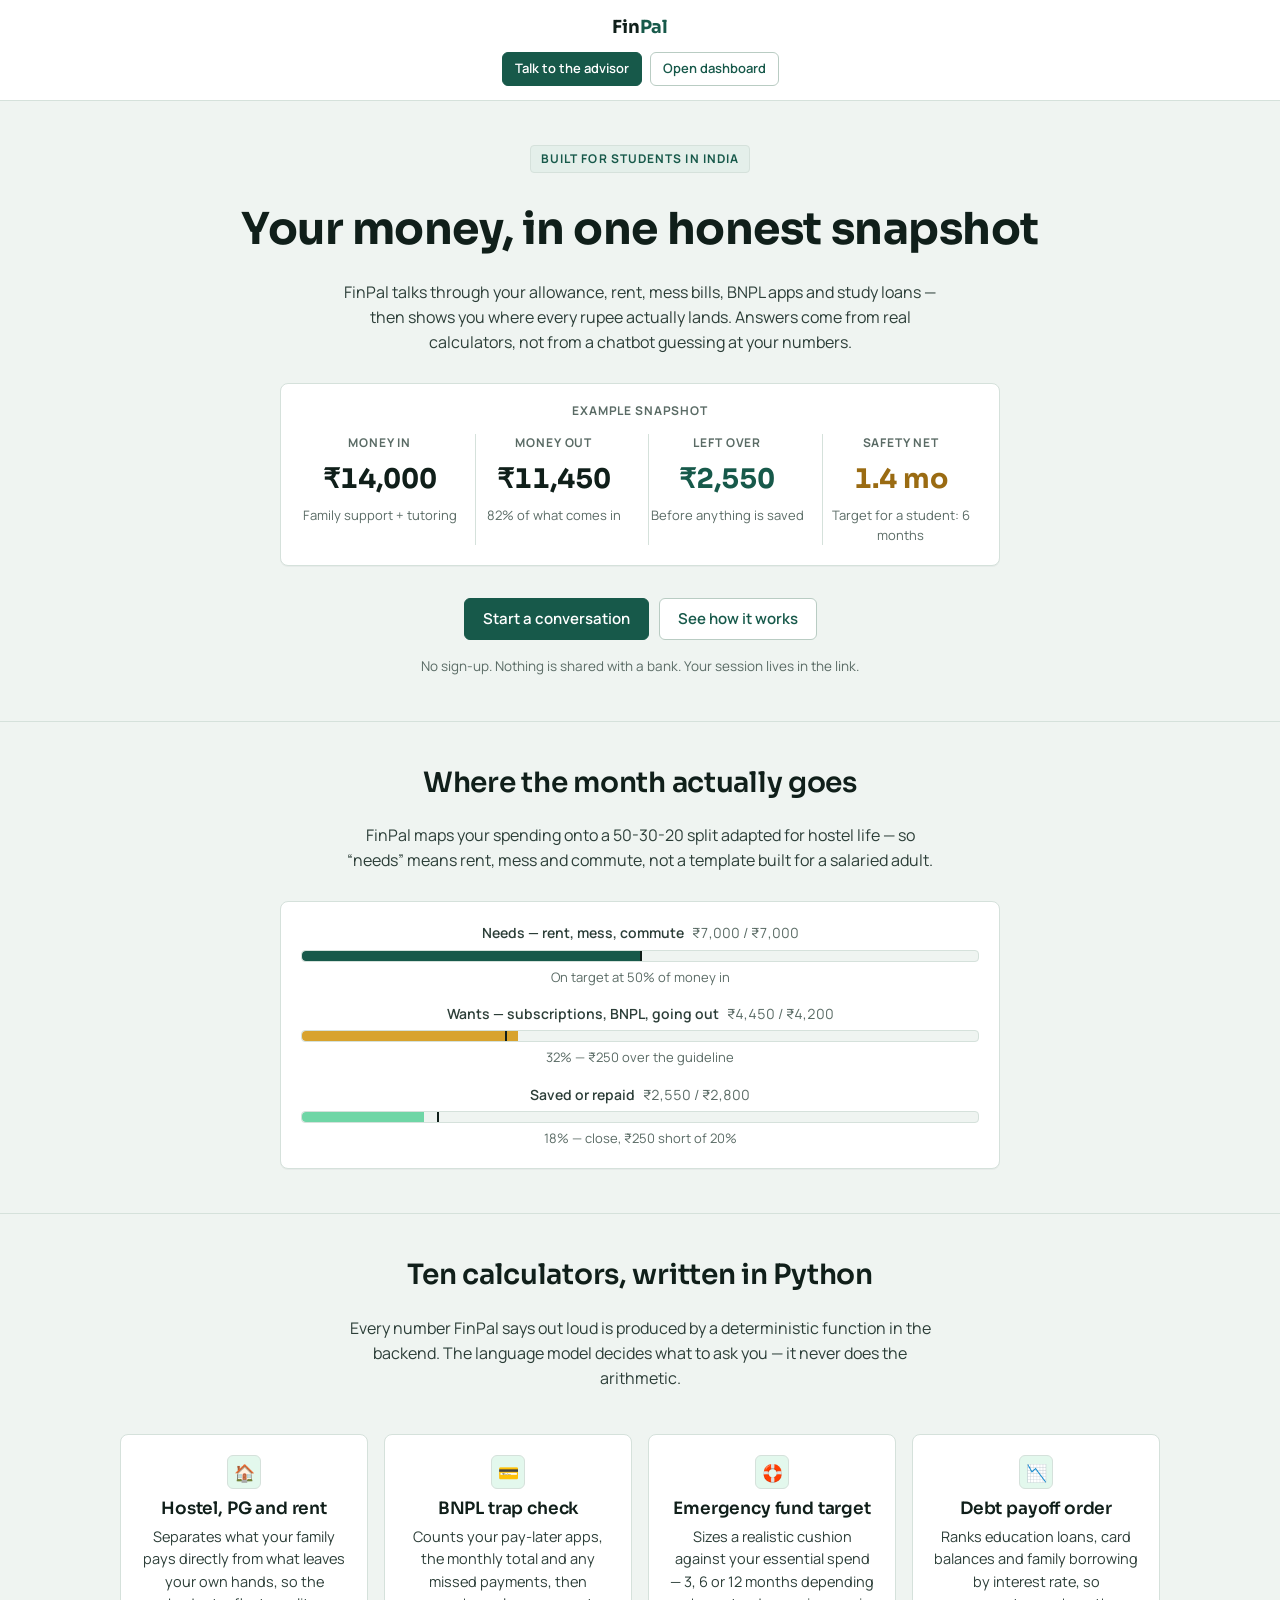
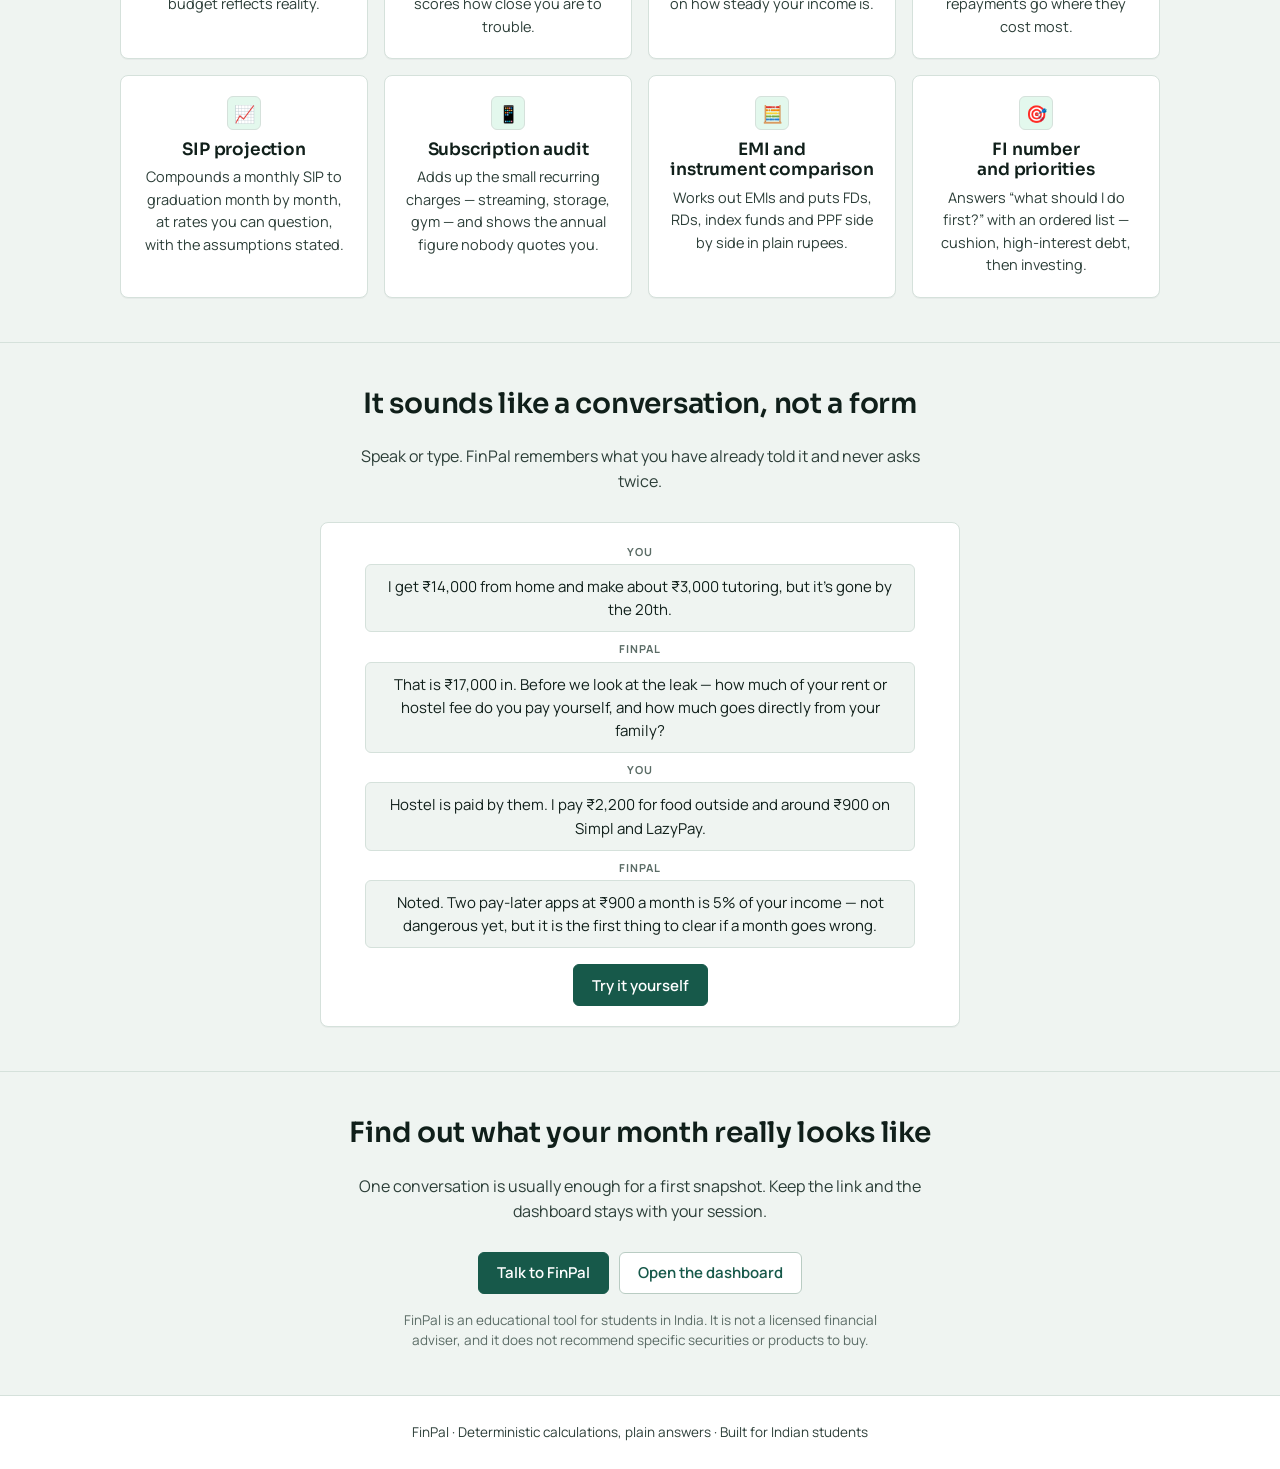
<file: frontend/index.html>
<!DOCTYPE html>
<html lang="en">
<head>
<meta charset="utf-8">
<meta name="viewport" content="width=device-width, initial-scale=1">
<title>FinPal — a money advisor built for Indian students</title>
<meta name="description" content="FinPal is a voice-first money advisor for Indian students. Every rupee figure comes from a deterministic Python calculator, never from a language model's guess.">
<link rel="preconnect" href="https://fonts.googleapis.com">
<link rel="preconnect" href="https://fonts.gstatic.com" crossorigin>
<link href="https://fonts.googleapis.com/css2?family=Sora:wght@600;700&family=Manrope:wght@400;600;700&display=swap" rel="stylesheet">
<link rel="stylesheet" href="styles.css">
</head>
<body>

<header class="site-header">
  <div class="wrap">
    <a class="brand" href="index.html">Fin<span>Pal</span></a>
    <nav class="nav" aria-label="Primary">
      <a class="btn small" href="app.html">Talk to the advisor</a>
      <a class="btn small secondary" href="dashboard.html">Open dashboard</a>
    </nav>
  </div>
</header>

<main>

  <!-- ============ SNAPSHOT-FIRST HERO ============ -->
  <section class="section" aria-labelledby="hero-title">
    <div class="wrap stack">
      <span class="eyebrow">Built for students in India</span>
      <h1 id="hero-title">Your money, in one honest snapshot</h1>
      <p class="lede">
        FinPal talks through your allowance, rent, mess bills, BNPL apps and study loans —
        then shows you where every rupee actually lands. Answers come from real calculators,
        not from a chatbot guessing at your numbers.
      </p>

      <div class="snapshot" role="group" aria-label="Example monthly snapshot">
        <h2 class="small" style="font-family:'Manrope',sans-serif;font-weight:700;letter-spacing:.07em;text-transform:uppercase;color:var(--ink-muted);font-size:12px;">
          Example snapshot
        </h2>
        <div class="snapshot-grid mt">
          <div class="metric">
            <span class="metric-label">Money in</span>
            <span class="metric-value">₹14,000</span>
            <span class="metric-note">Family support + tutoring</span>
          </div>
          <div class="metric">
            <span class="metric-label">Money out</span>
            <span class="metric-value">₹11,450</span>
            <span class="metric-note">82% of what comes in</span>
          </div>
          <div class="metric">
            <span class="metric-label">Left over</span>
            <span class="metric-value good">₹2,550</span>
            <span class="metric-note">Before anything is saved</span>
          </div>
          <div class="metric">
            <span class="metric-label">Safety net</span>
            <span class="metric-value warn">1.4 mo</span>
            <span class="metric-note">Target for a student: 6 months</span>
          </div>
        </div>
      </div>

      <div class="btn-row mt">
        <a class="btn" href="app.html">Start a conversation</a>
        <a class="btn secondary" href="#how-it-works">See how it works</a>
      </div>
      <p class="small muted">No sign-up. Nothing is shared with a bank. Your session lives in the link.</p>
    </div>
  </section>

  <!-- ============ BUDGET PROGRESS ============ -->
  <section class="section" aria-labelledby="budget-title">
    <div class="wrap stack">
      <h2 id="budget-title">Where the month actually goes</h2>
      <p class="lede">
        FinPal maps your spending onto a 50-30-20 split adapted for hostel life —
        so “needs” means rent, mess and commute, not a template built for a salaried adult.
      </p>

      <div class="card" style="width:100%;max-width:720px;">
        <div class="bar-row">
          <div class="bar-head">
            <span class="bar-label">Needs — rent, mess, commute</span>
            <span class="bar-nums">₹7,000 / ₹7,000</span>
          </div>
          <div class="bar-track"><div class="bar-fill" style="width:50%"></div><div class="bar-target" style="left:50%"></div></div>
          <span class="bar-status">On target at 50% of money in</span>
        </div>

        <div class="bar-row">
          <div class="bar-head">
            <span class="bar-label">Wants — subscriptions, BNPL, going out</span>
            <span class="bar-nums">₹4,450 / ₹4,200</span>
          </div>
          <div class="bar-track"><div class="bar-fill warn" style="width:32%"></div><div class="bar-target" style="left:30%"></div></div>
          <span class="bar-status">32% — ₹250 over the guideline</span>
        </div>

        <div class="bar-row">
          <div class="bar-head">
            <span class="bar-label">Saved or repaid</span>
            <span class="bar-nums">₹2,550 / ₹2,800</span>
          </div>
          <div class="bar-track"><div class="bar-fill mint" style="width:18%"></div><div class="bar-target" style="left:20%"></div></div>
          <span class="bar-status">18% — close, ₹250 short of 20%</span>
        </div>
      </div>
    </div>
  </section>

  <!-- ============ STUDENT-FINANCE BENTO ============ -->
  <section class="section" id="how-it-works" aria-labelledby="bento-title">
    <div class="wrap stack">
      <h2 id="bento-title">Ten calculators, written in Python</h2>
      <p class="lede">
        Every number FinPal says out loud is produced by a deterministic function in the backend.
        The language model decides what to ask you — it never does the arithmetic.
      </p>

      <div class="bento mt" style="width:100%">
        <article class="card">
          <span class="card-icon" aria-hidden="true">🏠</span>
          <h3>Hostel, PG and rent</h3>
          <p>Separates what your family pays directly from what leaves your own hands, so the budget reflects reality.</p>
        </article>
        <article class="card">
          <span class="card-icon" aria-hidden="true">💳</span>
          <h3>BNPL trap check</h3>
          <p>Counts your pay-later apps, the monthly total and any missed payments, then scores how close you are to trouble.</p>
        </article>
        <article class="card">
          <span class="card-icon" aria-hidden="true">🛟</span>
          <h3>Emergency fund target</h3>
          <p>Sizes a realistic cushion against your essential spend — 3, 6 or 12 months depending on how steady your income is.</p>
        </article>
        <article class="card">
          <span class="card-icon" aria-hidden="true">📉</span>
          <h3>Debt payoff order</h3>
          <p>Ranks education loans, card balances and family borrowing by interest rate, so repayments go where they cost most.</p>
        </article>
        <article class="card">
          <span class="card-icon" aria-hidden="true">📈</span>
          <h3>SIP projection</h3>
          <p>Compounds a monthly SIP to graduation month by month, at rates you can question, with the assumptions stated.</p>
        </article>
        <article class="card">
          <span class="card-icon" aria-hidden="true">📱</span>
          <h3>Subscription audit</h3>
          <p>Adds up the small recurring charges — streaming, storage, gym — and shows the annual figure nobody quotes you.</p>
        </article>
        <article class="card">
          <span class="card-icon" aria-hidden="true">🧮</span>
          <h3>EMI and instrument comparison</h3>
          <p>Works out EMIs and puts FDs, RDs, index funds and PPF side by side in plain rupees.</p>
        </article>
        <article class="card">
          <span class="card-icon" aria-hidden="true">🎯</span>
          <h3>FI number and priorities</h3>
          <p>Answers “what should I do first?” with an ordered list — cushion, high-interest debt, then investing.</p>
        </article>
      </div>
    </div>
  </section>

  <!-- ============ ADVISOR PREVIEW ============ -->
  <section class="section" aria-labelledby="preview-title">
    <div class="wrap stack">
      <h2 id="preview-title">It sounds like a conversation, not a form</h2>
      <p class="lede">Speak or type. FinPal remembers what you have already told it and never asks twice.</p>

      <div class="card" style="width:100%;max-width:640px">
        <div class="msg">
          <span class="msg-who">You</span>
          <span class="msg-body">I get ₹14,000 from home and make about ₹3,000 tutoring, but it's gone by the 20th.</span>
        </div>
        <div class="msg mt-s">
          <span class="msg-who">FinPal</span>
          <span class="msg-body">That is ₹17,000 in. Before we look at the leak — how much of your rent or hostel fee do you pay yourself, and how much goes directly from your family?</span>
        </div>
        <div class="msg mt-s">
          <span class="msg-who">You</span>
          <span class="msg-body">Hostel is paid by them. I pay ₹2,200 for food outside and around ₹900 on Simpl and LazyPay.</span>
        </div>
        <div class="msg mt-s">
          <span class="msg-who">FinPal</span>
          <span class="msg-body">Noted. Two pay-later apps at ₹900 a month is 5% of your income — not dangerous yet, but it is the first thing to clear if a month goes wrong.</span>
        </div>
        <div class="btn-row mt">
          <a class="btn" href="app.html">Try it yourself</a>
        </div>
      </div>
    </div>
  </section>

  <!-- ============ FINAL CTA ============ -->
  <section class="section" aria-labelledby="cta-title">
    <div class="wrap stack">
      <h2 id="cta-title">Find out what your month really looks like</h2>
      <p class="lede">
        One conversation is usually enough for a first snapshot. Keep the link and the dashboard
        stays with your session.
      </p>
      <div class="btn-row">
        <a class="btn" href="app.html">Talk to FinPal</a>
        <a class="btn secondary" href="dashboard.html">Open the dashboard</a>
      </div>
      <p class="small muted lede">
        FinPal is an educational tool for students in India. It is not a licensed financial adviser,
        and it does not recommend specific securities or products to buy.
      </p>
    </div>
  </section>

</main>

<footer class="site-footer">
  <div class="wrap">
    <p class="small">FinPal · Deterministic calculations, plain answers · Built for Indian students</p>
  </div>
</footer>

<script src="api.js"></script>
<script>
  // Carry an existing session through the navigation links, if the visitor
  // arrived here from the advisor or dashboard.
  (function () {
    var sid = window.FinPal.sessionFromQuery();
    if (!sid) return;
    Array.prototype.forEach.call(document.querySelectorAll('a[href="app.html"], a[href="dashboard.html"]'), function (a) {
      a.href = window.FinPal.linkWithSession(a.getAttribute('href'), sid);
    });
  })();
</script>
</body>
</html>
</file>
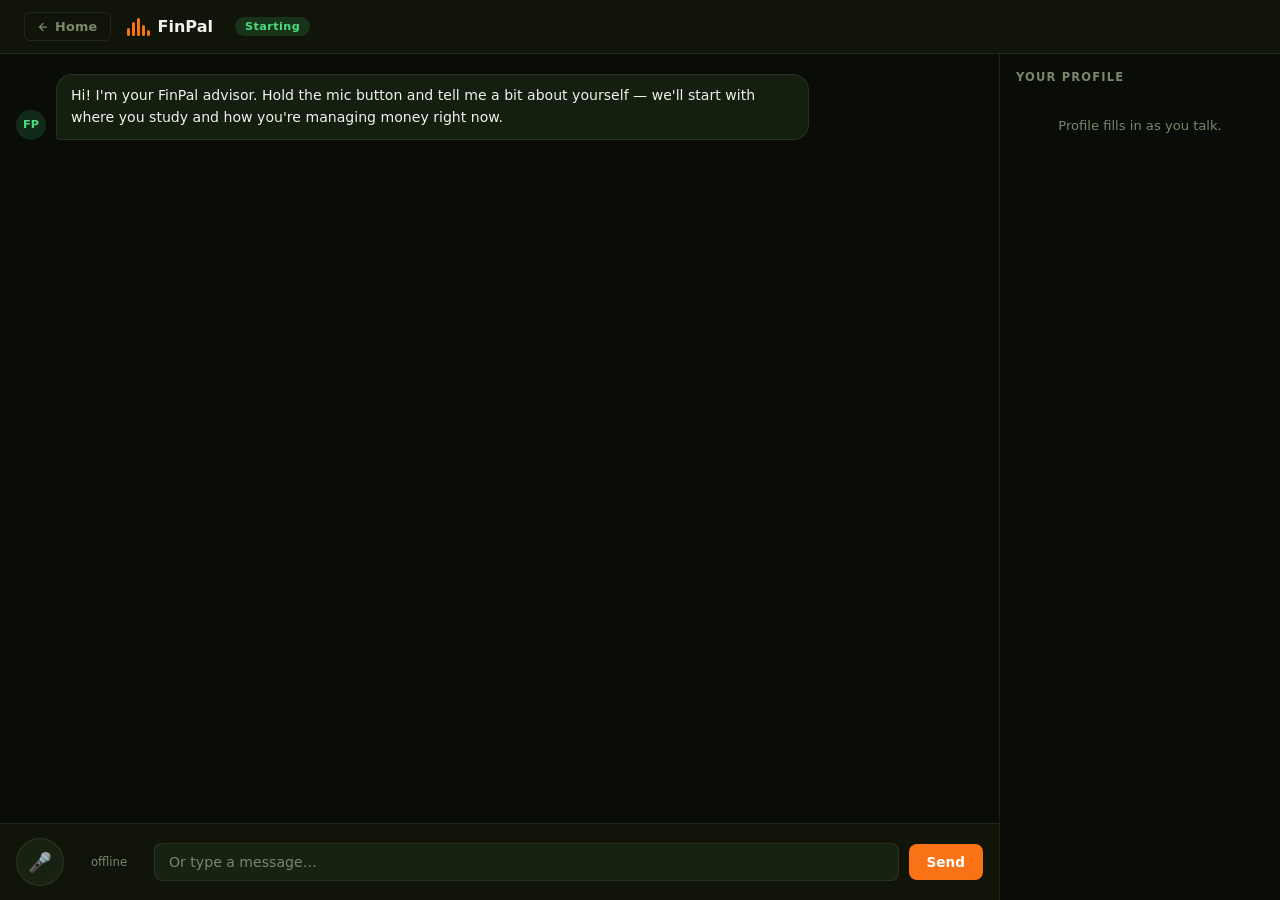
<file: frontend/app.html>
<!DOCTYPE html>
<html lang="en">
<head>
  <meta charset="UTF-8" />
  <meta name="viewport" content="width=device-width, initial-scale=1.0" />
  <title>FinPal — Chat</title>
  <style>
    *, *::before, *::after { box-sizing: border-box; margin: 0; padding: 0; }

    :root {
      --bg: #090C07;
      --surface: #111509;
      --surface2: #182212;
      --border: rgba(138,155,115,0.15);
      --accent: #F97316;
      --accent-dim: rgba(249,115,22,0.15);
      --accent-g: #4ADE80;
      --accent-g-dim: rgba(74,222,128,0.15);
      --user-bubble: rgba(249,115,22,0.18);
      --user-border: rgba(249,115,22,0.25);
      --advisor-bubble: rgba(24,34,18,0.9);
      --text: #EFF3EA;
      --text-muted: #7A876A;
      --danger: #ef4444;
      --warn: #f59e0b;
      --fd: 'Syne', system-ui, sans-serif;
      --fb: 'Plus Jakarta Sans', system-ui, sans-serif;
    }

    @import url('https://fonts.googleapis.com/css2?family=Syne:wght@400;600;700&family=Plus+Jakarta+Sans:wght@300;400;500;600&display=swap');

    body {
      background: var(--bg);
      color: var(--text);
      font-family: var(--fb), -apple-system, BlinkMacSystemFont, sans-serif;
      height: 100vh;
      display: flex;
      flex-direction: column;
      -webkit-font-smoothing: antialiased;
    }

    header {
      background: var(--surface);
      border-bottom: 1px solid var(--border);
      padding: 12px 24px;
      display: flex;
      align-items: center;
      gap: 12px;
      flex-shrink: 0;
    }

    .header-back {
      display: flex;
      align-items: center;
      gap: 6px;
      text-decoration: none;
      color: var(--text-muted);
      font-size: 0.8rem;
      padding: 6px 12px;
      border: 1px solid var(--border);
      border-radius: 6px;
      transition: color 0.2s, border-color 0.2s;
      font-family: var(--fd, system-ui);
      font-weight: 600;
      letter-spacing: 0.02em;
    }
    .header-back:hover { color: var(--text); border-color: rgba(138,155,115,0.3); }

    .header-logo {
      display: flex;
      align-items: center;
      gap: 8px;
      margin-left: 4px;
    }
    .header-logo-mark {
      display: flex;
      align-items: flex-end;
      gap: 2px;
      height: 18px;
    }
    .header-logo-mark span {
      display: block;
      width: 3px;
      border-radius: 2px;
      background: var(--accent);
    }
    .header-logo-mark span:nth-child(1) { height: 8px; }
    .header-logo-mark span:nth-child(2) { height: 14px; }
    .header-logo-mark span:nth-child(3) { height: 18px; }
    .header-logo-mark span:nth-child(4) { height: 11px; }
    .header-logo-mark span:nth-child(5) { height: 6px; }
    .header-brand { font-family: var(--fd, system-ui); font-size: 1rem; font-weight: 700; color: var(--text); }

    .dashboard-btn {
      margin-left: auto;
      display: flex;
      align-items: center;
      gap: 6px;
      text-decoration: none;
      color: var(--accent);
      font-size: 0.78rem;
      font-weight: 600;
      font-family: var(--fd, system-ui);
      padding: 5px 13px;
      border: 1px solid rgba(249,115,22,0.35);
      border-radius: 6px;
      transition: background 0.2s, border-color 0.2s;
      letter-spacing: 0.02em;
    }
    .dashboard-btn:hover { background: var(--accent-dim); border-color: rgba(249,115,22,0.6); }

    .phase-badge {
      margin-left: 10px;
      font-size: 0.7rem;
      font-weight: 600;
      background: var(--accent-g-dim);
      color: var(--accent-g);
      padding: 3px 10px;
      border-radius: 999px;
      text-transform: capitalize;
      letter-spacing: 0.04em;
    }

    .layout {
      display: flex;
      flex: 1;
      overflow: hidden;
    }

    /* ── Transcript ── */
    .chat-col {
      flex: 1;
      display: flex;
      flex-direction: column;
      border-right: 1px solid var(--border);
      min-width: 0;
    }

    .transcript {
      flex: 1;
      overflow-y: auto;
      padding: 20px 16px;
      display: flex;
      flex-direction: column;
      gap: 12px;
      scroll-behavior: smooth;
    }

    .bubble-row {
      display: flex;
      gap: 10px;
      align-items: flex-end;
      max-width: 82%;
    }
    .bubble-row.user { align-self: flex-end; flex-direction: row-reverse; }
    .bubble-row.advisor { align-self: flex-start; }

    .avatar {
      width: 30px; height: 30px; border-radius: 50%;
      flex-shrink: 0;
      display: flex; align-items: center; justify-content: center;
      font-size: 0.7rem; font-weight: 700;
    }
    .avatar.user { background: var(--user-bubble); border: 1px solid var(--user-border); color: var(--accent); }
    .avatar.advisor { background: var(--accent-g-dim); color: var(--accent-g); font-family: var(--fd, system-ui); }

    .bubble {
      padding: 10px 14px;
      border-radius: 16px;
      font-size: 0.88rem;
      line-height: 1.55;
      max-width: 100%;
      word-break: break-word;
    }
    .bubble-row.user .bubble {
      background: var(--user-bubble);
      border: 1px solid var(--user-border);
      border-bottom-right-radius: 4px;
    }
    .bubble-row.advisor .bubble {
      background: var(--advisor-bubble);
      border: 1px solid var(--border);
      border-bottom-left-radius: 4px;
    }

    /* ── Controls ── */
    .controls {
      border-top: 1px solid var(--border);
      padding: 14px 16px;
      display: flex;
      gap: 10px;
      align-items: center;
      flex-shrink: 0;
      background: var(--surface);
    }

    #text-input {
      flex: 1;
      background: var(--surface2);
      border: 1px solid var(--border);
      border-radius: 8px;
      color: var(--text);
      padding: 10px 14px;
      font-size: 0.88rem;
      font-family: var(--fb, system-ui);
      outline: none;
    }
    #text-input:focus { border-color: var(--accent); }
    #text-input::placeholder { color: var(--text-muted); }

    #send-btn {
      background: var(--accent);
      border: none;
      border-radius: 8px;
      color: #fff;
      padding: 10px 18px;
      cursor: pointer;
      font-size: 0.85rem;
      font-weight: 600;
      font-family: var(--fd, system-ui);
      white-space: nowrap;
      transition: opacity 0.2s;
    }
    #send-btn:hover { opacity: 0.88; }

    #mic-btn {
      width: 48px; height: 48px; border-radius: 50%;
      border: 1px solid var(--border);
      background: var(--surface2);
      color: var(--text);
      font-size: 1.2rem;
      cursor: pointer;
      flex-shrink: 0;
      transition: all 0.15s;
      display: flex; align-items: center; justify-content: center;
      user-select: none;
    }
    #mic-btn.recording {
      background: var(--danger);
      border-color: var(--danger);
      box-shadow: 0 0 0 6px rgba(239,68,68,0.2);
      animation: pulse-mic 1s infinite;
    }
    #mic-btn.processing {
      background: var(--warn);
      border-color: var(--warn);
      cursor: not-allowed;
    }
    #mic-btn.speaking {
      background: var(--accent-g-dim);
      border-color: var(--accent-g);
    }

    @keyframes pulse-mic {
      0%, 100% { box-shadow: 0 0 0 6px rgba(239,68,68,0.2); }
      50%       { box-shadow: 0 0 0 12px rgba(239,68,68,0.08); }
    }

    #status-label {
      font-size: 0.73rem;
      color: var(--text-muted);
      min-width: 70px;
      text-align: center;
    }

    /* ── Profile panel ── */
    .profile-col {
      width: 280px;
      flex-shrink: 0;
      overflow-y: auto;
      padding: 16px;
      display: flex;
      flex-direction: column;
      gap: 14px;
    }

    .profile-col h2 {
      font-size: 0.72rem;
      text-transform: uppercase;
      letter-spacing: 0.1em;
      color: var(--text-muted);
      font-weight: 600;
    }

    .profile-section { display: flex; flex-direction: column; gap: 4px; }
    .profile-section-title {
      font-size: 0.7rem;
      font-weight: 600;
      color: var(--accent);
      text-transform: uppercase;
      letter-spacing: 0.07em;
      margin-bottom: 2px;
    }

    .profile-row {
      display: flex;
      justify-content: space-between;
      align-items: baseline;
      gap: 8px;
      font-size: 0.8rem;
      padding: 4px 8px;
      border-radius: 6px;
      background: var(--surface2);
    }
    .profile-key { color: var(--text-muted); flex-shrink: 0; }
    .profile-val { color: var(--text); text-align: right; font-weight: 500; }

    .empty-profile {
      color: var(--text-muted);
      font-size: 0.82rem;
      text-align: center;
      padding: 20px 0;
    }

    .typing-dots {
      display: inline-block;
      color: var(--text-muted);
      animation: blink 1.2s step-start infinite;
    }
    @keyframes blink { 0%,100%{opacity:1} 50%{opacity:0.2} }

    ::-webkit-scrollbar { width: 4px; }
    ::-webkit-scrollbar-track { background: transparent; }
    ::-webkit-scrollbar-thumb { background: var(--border); border-radius: 4px; }

    @media (max-width: 640px) {
      .profile-col { display: none; }
      .header-back span { display: none; }
    }
  </style>
</head>
<body>

<header>
  <a href="index.html" class="header-back">
    <svg width="12" height="12" viewBox="0 0 24 24" fill="none" stroke="currentColor" stroke-width="2.5" stroke-linecap="round"><path d="M19 12H5M12 5l-7 7 7 7"/></svg>
    <span>Home</span>
  </a>
  <div class="header-logo">
    <div class="header-logo-mark">
      <span></span><span></span><span></span><span></span><span></span>
    </div>
    <span class="header-brand">FinPal</span>
  </div>
  <a href="#" class="dashboard-btn" id="dashboard-btn" style="display:none">
    <svg width="13" height="13" viewBox="0 0 24 24" fill="none" stroke="currentColor" stroke-width="2" stroke-linecap="round" stroke-linejoin="round"><rect x="3" y="3" width="7" height="7" rx="1"/><rect x="14" y="3" width="7" height="7" rx="1"/><rect x="3" y="14" width="7" height="7" rx="1"/><rect x="14" y="14" width="7" height="7" rx="1"/></svg>
    <span>View Plan</span>
  </a>
  <span class="phase-badge" id="phase-badge">starting</span>
</header>

<div class="layout">

  <!-- Transcript -->
  <div class="chat-col">
    <div class="transcript" id="transcript">
      <div class="bubble-row advisor">
        <div class="avatar advisor">FP</div>
        <div class="bubble">Hi! I'm your FinPal advisor. Hold the mic button and tell me a bit about yourself — we'll start with where you study and how you're managing money right now.</div>
      </div>
    </div>

    <div class="controls">
      <button id="mic-btn" title="Hold to speak">🎤</button>
      <span id="status-label">ready</span>
      <input id="text-input" type="text" placeholder="Or type a message…" />
      <button id="send-btn">Send</button>
    </div>
  </div>

  <!-- Profile panel -->
  <div class="profile-col">
    <h2>Your Profile</h2>
    <div id="profile-content">
      <p class="empty-profile">Profile fills in as you talk.</p>
    </div>
  </div>

</div>

<script>
const API = 'http://localhost:8000';

let sessionId = null;
let mediaRecorder = null;
let audioChunks = [];
let isRecording = false;
let isBusy = false;
let currentAudio = null;

async function initSession() {
  const existing = new URLSearchParams(location.search).get('session');
  if (existing) {
    // Resume: verify the session actually exists server-side before trusting it.
    const check = await fetch(`${API}/api/sessions/${existing}/profile`).catch(() => null);
    if (check && check.ok) {
      sessionId = existing;
      const profile = await check.json().catch(() => null);
      if (profile) updateProfile(profile);
      await replayHistory(existing);
      wireDashboardBtn();
      return;
    }
  }
  const r = await fetch(`${API}/api/sessions`, { method: 'POST' });
  const d = await r.json();
  sessionId = d.session_id;
  wireDashboardBtn();
}

async function replayHistory(sid) {
  const res = await fetch(`${API}/api/sessions/${sid}/messages`).catch(() => null);
  if (!res || !res.ok) return;
  const { messages } = await res.json().catch(() => ({ messages: [] }));
  if (!Array.isArray(messages) || messages.length === 0) return;
  document.getElementById('transcript').innerHTML = '';
  for (const m of messages) {
    if (m.role === 'user') addBubble('user', m.content);
    else if (m.role === 'assistant' && m.content) addBubble('advisor', stripMemoryTag(m.content));
  }
}

function wireDashboardBtn() {
  const btn = document.getElementById('dashboard-btn');
  if (!btn || !sessionId) return;
  btn.href = `dashboard.html?session=${sessionId}`;
  btn.style.display = 'flex';
}

function escHtml(s) {
  return s.replace(/&/g,'&amp;').replace(/</g,'&lt;').replace(/>/g,'&gt;');
}

function addBubble(role, text) {
  const row = document.createElement('div');
  row.className = `bubble-row ${role}`;
  row.innerHTML = `
    <div class="avatar ${role}">${role === 'user' ? 'U' : 'FP'}</div>
    <div class="bubble">${escHtml(text)}</div>
  `;
  document.getElementById('transcript').appendChild(row);
  row.scrollIntoView({ behavior: 'smooth', block: 'end' });
}

function createStreamingBubble() {
  const row = document.createElement('div');
  row.className = 'bubble-row advisor';
  row.innerHTML = `<div class="avatar advisor">FP</div><div class="bubble"><span class="typing-dots">···</span></div>`;
  document.getElementById('transcript').appendChild(row);
  row.scrollIntoView({ behavior: 'smooth', block: 'end' });
  return row.querySelector('.bubble');
}

const _MEMORY_TAG_RE = /^\[Memory:[^\]]*\]\s*/i;
function stripMemoryTag(text) { return text.replace(_MEMORY_TAG_RE, ''); }

function appendToken(bubble, token) {
  const dots = bubble.querySelector('.typing-dots');
  if (dots) dots.remove();
  bubble.textContent += token;
  bubble.closest('.bubble-row').scrollIntoView({ behavior: 'smooth', block: 'end' });
}

function setStatus(state) {
  const btn = document.getElementById('mic-btn');
  const lbl = document.getElementById('status-label');
  btn.className = '';
  if (state === 'recording')  { btn.classList.add('recording');  lbl.textContent = 'recording…'; }
  else if (state === 'processing') { btn.classList.add('processing'); lbl.textContent = 'thinking…'; }
  else if (state === 'speaking')   { btn.classList.add('speaking');   lbl.textContent = 'speaking…'; }
  else { lbl.textContent = 'ready'; }
}

function playAudio(b64) {
  return new Promise(resolve => {
    if (currentAudio) { currentAudio.pause(); currentAudio = null; }
    const bytes = Uint8Array.from(atob(b64), c => c.charCodeAt(0));
    const blob = new Blob([bytes], { type: 'audio/wav' });
    const url = URL.createObjectURL(blob);
    currentAudio = new Audio(url);
    setStatus('speaking');
    currentAudio.onended = () => { URL.revokeObjectURL(url); setStatus('ready'); resolve(); };
    currentAudio.onerror  = () => { URL.revokeObjectURL(url); setStatus('ready'); resolve(); };
    currentAudio.play().catch(() => { setStatus('ready'); resolve(); });
  });
}

async function sendToAPI(formData, isVoice) {
  if (isBusy) return;
  isBusy = true;
  setStatus('processing');

  try {
    if (!isVoice) {
      addBubble('user', formData);
      const advisorBubble = createStreamingBubble();

      const r = await fetch(`${API}/api/sessions/${sessionId}/chat/stream`, {
        method: 'POST',
        headers: { 'Content-Type': 'application/json' },
        body: JSON.stringify({ message: formData }),
      });

      if (!r.ok) { advisorBubble.textContent = `⚠ Error ${r.status}`; return; }

      const reader = r.body.getReader();
      const dec = new TextDecoder();
      let buf = '';
      let firstToken = true;

      while (true) {
        const { done, value } = await reader.read();
        if (done) break;
        buf += dec.decode(value, { stream: true });
        const parts = buf.split('\n\n');
        buf = parts.pop();
        for (const part of parts) {
          if (!part.startsWith('data: ')) continue;
          try {
            const ev = JSON.parse(part.slice(6));
            if (ev.type === 'token') {
              // Strip any [Memory: ...] tag that leaks into the first token(s)
              let tok = ev.text;
              if (firstToken) { tok = stripMemoryTag(tok); firstToken = false; }
              if (tok) appendToken(advisorBubble, tok);
            } else if (ev.type === 'done') { updateProfile(ev.profile); setStatus('ready'); }
          } catch {}
        }
      }
      return;
    }

    const r = await fetch(`${API}/api/sessions/${sessionId}/voice`, { method: 'POST', body: formData });
    if (!r.ok) {
      const err = await r.json().catch(() => ({}));
      addBubble('advisor', `⚠ Error: ${err.detail || r.statusText}`);
      return;
    }
    const d = await r.json();
    addBubble('user', d.user_text);
    addBubble('advisor', stripMemoryTag(d.advisor_text));
    updateProfile(d.profile);
    if (d.audio_b64) await playAudio(d.audio_b64);
    else setStatus('ready');

  } catch (e) {
    addBubble('advisor', '⚠ Could not reach the server. Is the backend running?');
    setStatus('ready');
  } finally {
    isBusy = false;
  }
}

const micBtn = document.getElementById('mic-btn');

async function startRec() {
  if (isBusy || isRecording) return;
  try {
    const stream = await navigator.mediaDevices.getUserMedia({ audio: true });
    audioChunks = [];
    const mimeType = MediaRecorder.isTypeSupported('audio/webm;codecs=opus')
      ? 'audio/webm;codecs=opus'
      : MediaRecorder.isTypeSupported('audio/ogg;codecs=opus')
        ? 'audio/ogg;codecs=opus'
        : 'audio/mp4';

    mediaRecorder = new MediaRecorder(stream, { mimeType });
    mediaRecorder.ondataavailable = e => { if (e.data.size > 0) audioChunks.push(e.data); };
    mediaRecorder.onstop = async () => {
      stream.getTracks().forEach(t => t.stop());
      const blob = new Blob(audioChunks, { type: mediaRecorder.mimeType });
      if (blob.size < 1000) { setStatus('ready'); return; }
      const fd = new FormData();
      fd.append('audio', blob, 'recording' + mimeTypeToExt(mediaRecorder.mimeType));
      await sendToAPI(fd, true);
    };
    mediaRecorder.start();
    isRecording = true;
    setStatus('recording');
  } catch (e) {
    alert('Microphone access denied. Use the text input instead.');
  }
}

function stopRec() {
  if (!isRecording || !mediaRecorder) return;
  isRecording = false;
  mediaRecorder.stop();
}

function mimeTypeToExt(mime) {
  if (mime.includes('webm')) return '.webm';
  if (mime.includes('ogg'))  return '.ogg';
  if (mime.includes('mp4'))  return '.mp4';
  return '.webm';
}

micBtn.addEventListener('mousedown',  e => { e.preventDefault(); startRec(); });
micBtn.addEventListener('mouseup',    stopRec);
micBtn.addEventListener('mouseleave', stopRec);
micBtn.addEventListener('touchstart', e => { e.preventDefault(); startRec(); }, { passive: false });
micBtn.addEventListener('touchend',   e => { e.preventDefault(); stopRec(); },  { passive: false });

const textInput = document.getElementById('text-input');
document.getElementById('send-btn').addEventListener('click', sendText);
textInput.addEventListener('keydown', e => { if (e.key === 'Enter') sendText(); });

async function sendText() {
  const msg = textInput.value.trim();
  if (!msg || isBusy) return;
  textInput.value = '';
  await sendToAPI(msg, false);
}

function fmt(val) {
  if (val === null || val === undefined) return null;
  if (typeof val === 'number') return '₹' + val.toLocaleString('en-IN');
  if (typeof val === 'boolean') return val ? 'Yes' : 'No';
  if (typeof val === 'object') {
    // Fields that should be a plain scalar occasionally come back as an
    // object instead — shapes vary ({amount, note}, {stability, notes}, a
    // bare {note}, etc.) — so recover generically rather than chasing each
    // key name: prefer a numeric amount, then the first short string field,
    // rather than ever rendering "[object Object]" or silently dropping it.
    if (typeof val.amount === 'number') return '₹' + val.amount.toLocaleString('en-IN');
    const firstString = Object.values(val).find(v => typeof v === 'string' && v.trim());
    if (firstString) return firstString;
    return null;
  }
  return String(val).replace(/_/g, ' ');
}

function profileRow(key, val) {
  const v = fmt(val);
  if (!v) return '';
  return `<div class="profile-row">
    <span class="profile-key">${key}</span>
    <span class="profile-val">${escHtml(v)}</span>
  </div>`;
}

function profileSection(title, rows) {
  const content = rows.join('');
  if (!content) return '';
  return `<div class="profile-section">
    <div class="profile-section-title">${title}</div>
    ${content}
  </div>`;
}

function updateProfile(p) {
  if (!p) return;
  document.getElementById('phase-badge').textContent =
    (p.conversation_phase || 'rapport').replace(/_/g, ' ');

  const ac = p.academic || {};
  const mi = p.money_in || {};
  const ex = p.expenses || {};
  const sn = p.safety_net || {};
  const cr = p.credit || {};

  const academic = profileSection('Academic', [
    profileRow('Field of study', ac.field_of_study),
    profileRow('Year of study', ac.year_of_study != null ? String(ac.year_of_study) : null),
    profileRow('Graduation year', ac.expected_graduation_year != null ? String(ac.expected_graduation_year) : null),
  ]);
  const moneyIn = profileSection('Money In', [
    profileRow('Family support', mi.family_support_amount),
    profileRow('Regularity', mi.family_support_regularity),
    profileRow('Gig income', mi.gig_income_amount),
    profileRow('Scholarship', mi.scholarship_stipend_amount),
    profileRow('Stability', mi.income_stability),
  ]);
  const expenses = profileSection('Expenses', [
    profileRow('Housing', ex.housing?.amount),
    profileRow('Housing type', ex.housing?.type),
    profileRow('Commute', ex.commute?.amount),
    profileRow('Food (extra)', ex.food_beyond_mess),
    profileRow('Subscriptions', ex.subscriptions),
    profileRow('Discretionary', ex.discretionary),
  ]);
  const safetyNet = profileSection('Safety Net', [
    profileRow('Savings', sn.personal_savings_amount),
    profileRow('Health insurance', sn.health_insurance_cover ? 'Yes' : null),
    profileRow('Provided by', sn.provided_by),
    profileRow('If urgent', sn.would_rely_on_if_urgent),
  ]);
  const debtRows = (p.debt || []).map((d, i) => profileRow(`Debt ${i+1} (${d.type || '?'})`, d.balance ?? d.outstanding ?? d.amount));
  const debt = profileSection('Debt', debtRows);
  const creditSec = profileSection('Credit', [
    profileRow('Cards', cr.cards != null ? String(cr.cards) : null),
    profileRow('Limit', cr.total_limit),
    profileRow('Utilisation', cr.typical_utilization_pct != null ? cr.typical_utilization_pct + '%' : null),
  ]);
  const goalsArr = Array.isArray(p.goals) ? p.goals : (p.goals && typeof p.goals === 'object' ? [p.goals] : []);
  const goals = goalsArr.map((g, i) => profileRow(`Goal ${i+1}`, g.type));
  const goalsSec = profileSection('Goals', goals);

  const combined = [academic, moneyIn, expenses, safetyNet, debt, creditSec, goalsSec].join('');
  document.getElementById('profile-content').innerHTML =
    combined || '<p class="empty-profile">Profile fills in as you talk.</p>';
}

initSession().catch(() => {
  document.getElementById('status-label').textContent = 'offline';
});
</script>
</body>
</html>
</file>
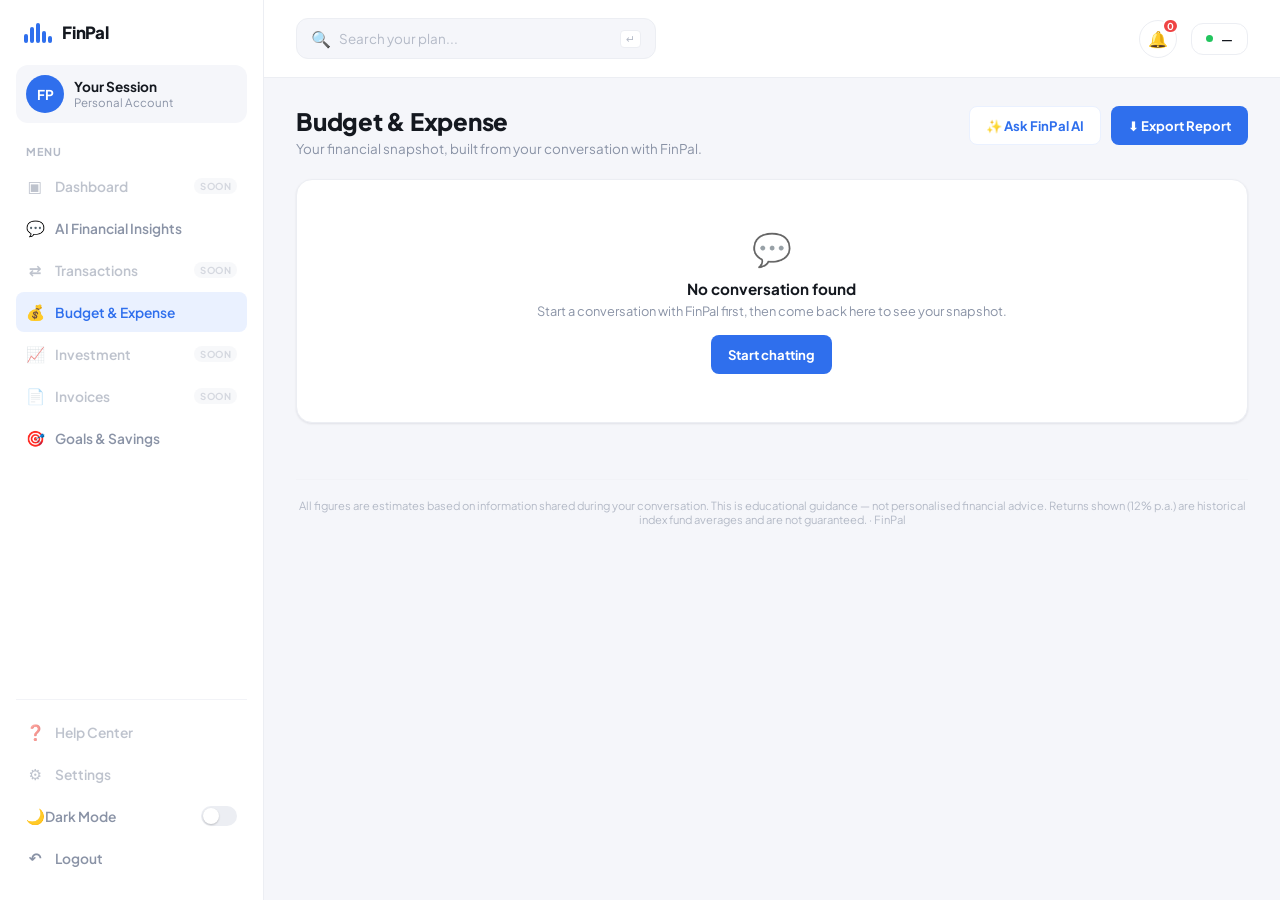
<file: frontend/dashboard.html>
<!DOCTYPE html>
<html lang="en">
<head>
  <meta charset="UTF-8" />
  <meta name="viewport" content="width=device-width, initial-scale=1.0" />
  <title>FinPal — Budget &amp; Expense</title>
  <link rel="preconnect" href="https://fonts.googleapis.com" />
  <link rel="preconnect" href="https://fonts.gstatic.com" crossorigin />
  <link href="https://fonts.googleapis.com/css2?family=Plus+Jakarta+Sans:wght@400;500;600;700;800&display=swap" rel="stylesheet" />
  <style>
    *, *::before, *::after { box-sizing: border-box; margin: 0; padding: 0; }

    :root {
      --bg:          #F5F6FA;
      --sidebar-bg:  #FFFFFF;
      --card-bg:     #FFFFFF;
      --border:      #ECEEF3;
      --border2:     #F2F3F7;
      --text:        #14181F;
      --muted:       #8A93A6;
      --muted2:      #B4BAC7;

      --accent:       #2F6FED;
      --accent-dark:  #1B4FC4;
      --accent-light: #EAF1FF;

      --green:        #22C55E;
      --green-light:  #E9FBF0;
      --red:          #EF4444;
      --red-light:    #FEEBEC;
      --amber:        #F59E0B;
      --amber-light:  #FFF6E5;

      --shadow: 0 1px 2px rgba(16,24,40,.04), 0 1px 3px rgba(16,24,40,.05);
      --radius-lg: 16px;
      --radius-md: 12px;
      --radius-sm: 8px;

      --ff: 'Plus Jakarta Sans', system-ui, sans-serif;
    }

    [data-theme="dark"] {
      --bg:          #0E1015;
      --sidebar-bg:  #14171D;
      --card-bg:     #181B22;
      --border:      #262A33;
      --border2:     #20232B;
      --text:        #EFF1F5;
      --muted:       #8A93A6;
      --muted2:      #5A6070;

      --accent:       #F97316;
      --accent-dark:  #C2570A;
      --accent-light: rgba(249,115,22,0.14);

      --green-light:  rgba(34,197,94,0.14);
      --red-light:    rgba(239,68,68,0.14);
      --amber-light:  rgba(245,158,11,0.14);

      --shadow: 0 1px 2px rgba(0,0,0,.3), 0 2px 8px rgba(0,0,0,.25);
    }

    body {
      background: var(--bg);
      color: var(--text);
      font-family: var(--ff);
      -webkit-font-smoothing: antialiased;
      transition: background .2s, color .2s;
    }

    a { color: inherit; }
    button { font-family: inherit; cursor: pointer; }

    :focus-visible { outline: 2px solid var(--accent); outline-offset: 2px; }

    /* ═══════════════════════ SHELL ═══════════════════════ */
    .shell {
      display: flex;
      min-height: 100vh;
    }

    /* ─── SIDEBAR ─── */
    .sidebar {
      width: 264px;
      flex-shrink: 0;
      background: var(--sidebar-bg);
      border-right: 1px solid var(--border);
      display: flex;
      flex-direction: column;
      padding: 22px 16px;
      position: sticky;
      top: 0;
      height: 100vh;
      overflow-y: auto;
    }

    .sb-logo {
      display: flex;
      align-items: center;
      gap: 10px;
      text-decoration: none;
      padding: 0 8px 22px;
    }
    .sb-logo-bars {
      display: flex;
      align-items: flex-end;
      gap: 2px;
      height: 20px;
    }
    .sb-logo-bars span {
      display: block;
      width: 4px;
      border-radius: 2px;
      background: var(--accent);
    }
    .sb-logo-bars span:nth-child(1) { height: 9px; }
    .sb-logo-bars span:nth-child(2) { height: 16px; }
    .sb-logo-bars span:nth-child(3) { height: 20px; }
    .sb-logo-bars span:nth-child(4) { height: 12px; }
    .sb-logo-bars span:nth-child(5) { height: 7px; }
    .sb-logo-name { font-size: 1.05rem; font-weight: 800; color: var(--text); letter-spacing: -0.01em; }

    .sb-user {
      display: flex;
      align-items: center;
      gap: 10px;
      padding: 10px;
      border-radius: var(--radius-md);
      background: var(--bg);
      margin-bottom: 18px;
    }
    .sb-avatar {
      width: 38px; height: 38px;
      border-radius: 50%;
      background: var(--accent);
      color: #fff;
      display: flex;
      align-items: center;
      justify-content: center;
      font-weight: 700;
      font-size: 0.85rem;
      flex-shrink: 0;
    }
    .sb-user-name { font-size: 0.85rem; font-weight: 700; }
    .sb-user-sub  { font-size: 0.72rem; color: var(--muted); }

    .sb-menu-label {
      font-size: 0.68rem;
      font-weight: 700;
      letter-spacing: 0.08em;
      text-transform: uppercase;
      color: var(--muted2);
      padding: 4px 10px 8px;
    }

    .sb-nav { display: flex; flex-direction: column; gap: 2px; margin-bottom: 20px; }
    .sb-item {
      display: flex;
      align-items: center;
      gap: 11px;
      padding: 10px 10px;
      border-radius: var(--radius-sm);
      text-decoration: none;
      color: var(--muted);
      font-size: 0.86rem;
      font-weight: 600;
      transition: background .15s, color .15s;
      position: relative;
    }
    .sb-item:hover { background: var(--bg); color: var(--text); }
    .sb-item.active { background: var(--accent-light); color: var(--accent); }
    .sb-item.disabled { cursor: default; opacity: .55; }
    .sb-item.disabled:hover { background: transparent; color: var(--muted); }
    .sb-icon { width: 18px; text-align: center; flex-shrink: 0; font-size: 0.95rem; }
    .sb-soon {
      margin-left: auto;
      font-size: 0.6rem;
      font-weight: 700;
      letter-spacing: 0.04em;
      text-transform: uppercase;
      color: var(--muted2);
      background: var(--border2);
      padding: 2px 6px;
      border-radius: 999px;
    }

    .sb-bottom { margin-top: auto; display: flex; flex-direction: column; gap: 2px; padding-top: 12px; border-top: 1px solid var(--border2); }

    .sb-toggle-row {
      display: flex;
      align-items: center;
      justify-content: space-between;
      padding: 10px 10px;
      font-size: 0.86rem;
      font-weight: 600;
      color: var(--muted);
    }
    .switch { position: relative; width: 36px; height: 20px; flex-shrink: 0; }
    .switch input { opacity: 0; width: 0; height: 0; }
    .switch-track {
      position: absolute; inset: 0;
      background: var(--border);
      border-radius: 999px;
      transition: background .2s;
      cursor: pointer;
    }
    .switch-track::before {
      content: '';
      position: absolute;
      width: 16px; height: 16px;
      left: 2px; top: 2px;
      background: #fff;
      border-radius: 50%;
      transition: transform .2s;
      box-shadow: 0 1px 2px rgba(0,0,0,.2);
    }
    .switch input:checked + .switch-track { background: var(--accent); }
    .switch input:checked + .switch-track::before { transform: translateX(16px); }

    /* ═══════════════════════ MAIN ═══════════════════════ */
    .main { flex: 1; min-width: 0; display: flex; flex-direction: column; }

    /* ─── TOPBAR ─── */
    .topbar {
      display: flex;
      align-items: center;
      gap: 16px;
      padding: 18px 32px;
      border-bottom: 1px solid var(--border);
      background: var(--card-bg);
      position: sticky;
      top: 0;
      z-index: 10;
    }
    .search-box {
      flex: 1;
      max-width: 360px;
      display: flex;
      align-items: center;
      gap: 8px;
      background: var(--bg);
      border: 1px solid var(--border);
      border-radius: var(--radius-md);
      padding: 9px 14px;
    }
    .search-box input {
      border: none; background: transparent; outline: none;
      font-family: inherit; font-size: 0.84rem; color: var(--text);
      width: 100%;
    }
    .search-box input::placeholder { color: var(--muted2); }
    .search-kbd {
      font-size: 0.68rem;
      color: var(--muted2);
      background: var(--card-bg);
      border: 1px solid var(--border);
      border-radius: 4px;
      padding: 1px 5px;
    }
    .topbar-right { margin-left: auto; display: flex; align-items: center; gap: 14px; }

    .bell-btn {
      position: relative;
      width: 38px; height: 38px;
      border-radius: 50%;
      border: 1px solid var(--border);
      background: var(--card-bg);
      display: flex; align-items: center; justify-content: center;
      font-size: 1rem;
    }
    .bell-badge {
      position: absolute;
      top: -3px; right: -3px;
      background: var(--red);
      color: #fff;
      font-size: 0.6rem;
      font-weight: 700;
      min-width: 16px; height: 16px;
      border-radius: 999px;
      display: flex; align-items: center; justify-content: center;
      padding: 0 3px;
      border: 2px solid var(--card-bg);
    }

    .phase-chip {
      display: flex;
      align-items: center;
      gap: 8px;
      padding: 7px 14px;
      border-radius: var(--radius-md);
      border: 1px solid var(--border);
      font-size: 0.78rem;
      font-weight: 600;
      color: var(--text);
      text-transform: capitalize;
    }
    .phase-dot { width: 7px; height: 7px; border-radius: 50%; background: var(--green); flex-shrink: 0; }

    /* ─── CONTENT ─── */
    .content { max-width: 1360px; padding: 28px 32px 56px; width: 100%; margin: 0 auto; }

    .page-header {
      display: flex;
      align-items: flex-start;
      justify-content: space-between;
      gap: 20px;
      margin-bottom: 22px;
      flex-wrap: wrap;
    }
    .page-title { font-size: 1.5rem; font-weight: 800; letter-spacing: -0.01em; }
    .page-sub { font-size: 0.84rem; color: var(--muted); margin-top: 4px; }
    .page-actions { display: flex; gap: 10px; }

    .btn {
      display: inline-flex;
      align-items: center;
      gap: 7px;
      padding: 10px 16px;
      border-radius: var(--radius-sm);
      font-size: 0.82rem;
      font-weight: 700;
      border: 1px solid transparent;
      text-decoration: none;
      white-space: nowrap;
    }
    .btn-primary { background: var(--accent); color: #fff; }
    .btn-primary:hover { background: var(--accent-dark); }
    .btn-outline { background: var(--card-bg); color: var(--accent); border-color: var(--accent-light); }
    .btn-outline:hover { background: var(--accent-light); }
    .btn-ghost { background: var(--bg); color: var(--text); border-color: var(--border); }
    .btn-ghost:hover { background: var(--border2); }
    .btn-sm { padding: 7px 12px; font-size: 0.74rem; }
    .btn-full { width: 100%; justify-content: center; }

    /* ─── CARD BASE ─── */
    .card {
      background: var(--card-bg);
      border: 1px solid var(--border);
      border-radius: var(--radius-lg);
      box-shadow: var(--shadow);
      padding: 20px;
    }
    .card-title {
      font-size: 0.88rem;
      font-weight: 700;
      display: flex;
      align-items: center;
      justify-content: space-between;
      margin-bottom: 4px;
    }
    .card-icon-link {
      width: 30px; height: 30px;
      border-radius: 50%;
      border: 1px solid var(--border);
      display: flex; align-items: center; justify-content: center;
      color: var(--muted);
      text-decoration: none;
      font-size: 0.85rem;
    }

    /* ─── TOP ROW: budget stack + chart ─── */
    .top-row {
      display: grid;
      grid-template-columns: 1.15fr 1.5fr;
      gap: 16px;
      margin-bottom: 16px;
      align-items: stretch;
    }
    .budget-stack { display: flex; flex-direction: column; gap: 16px; }

    .stat-hero {
      display: flex;
      flex-direction: column;
      gap: 14px;
      flex: 1;
    }
    .stat-hero-top { display: flex; align-items: flex-start; justify-content: space-between; }
    .stat-label { font-size: 0.78rem; color: var(--muted); font-weight: 600; display:flex; align-items:center; gap:6px; }
    .stat-value-lg { font-size: 2.1rem; font-weight: 800; letter-spacing: -0.02em; }
    .stat-change {
      display: inline-flex;
      align-items: center;
      gap: 4px;
      font-size: 0.75rem;
      font-weight: 700;
      padding: 2px 8px 2px 6px;
      border-radius: 999px;
    }
    .stat-change.up   { background: var(--green-light); color: var(--green); }
    .stat-change.down { background: var(--red-light);   color: var(--red); }
    .stat-hero-actions { display: flex; gap: 8px; flex-wrap: wrap; }

    .stat-pair { display: grid; grid-template-columns: 1fr 1fr; gap: 16px; }
    .stat-small { display: flex; flex-direction: column; gap: 10px; }
    .stat-value-md { font-size: 1.55rem; font-weight: 800; letter-spacing: -0.01em; }
    .stat-sub { font-size: 0.74rem; color: var(--muted); }

    .chart-card { display: flex; flex-direction: column; gap: 14px; }
    .chart-head { display: flex; align-items: center; justify-content: space-between; }
    .chart-wrap { position: relative; flex: 1; min-height: 190px; }

    .pie-card { margin-bottom: 16px; }
    .pie-body { display: flex; align-items: center; gap: 32px; flex-wrap: wrap; }
    .pie-canvas-wrap { position: relative; width: 250px; height: 250px; flex: 0 0 250px; }
    .pie-tooltip {
      position: absolute; display: none; pointer-events: none; z-index: 10;
      background: var(--text); color: var(--card-bg);
      font-size: 0.72rem; line-height: 1.5; font-weight: 600;
      padding: 6px 10px; border-radius: 8px; white-space: nowrap;
      box-shadow: var(--shadow);
    }
    .pie-legend { flex: 1; min-width: 200px; display: flex; flex-direction: column; gap: 10px; }
    .pie-legend-row { display: flex; align-items: center; gap: 10px; font-size: 0.82rem; }
    .pie-legend-swatch { width: 10px; height: 10px; border-radius: 3px; flex: 0 0 10px; }
    .pie-legend-label { flex: 1; color: var(--text); font-weight: 600; }
    .pie-legend-pct { color: var(--muted); font-weight: 700; }
    .pie-legend-amt { color: var(--muted); font-size: 0.76rem; min-width: 78px; text-align: right; }

    /* ─── MID ROW: expense + fixed/variable + AI insight ─── */
    .mid-row {
      display: grid;
      grid-template-columns: 1.5fr 1fr 1fr 1.3fr;
      gap: 16px;
      margin-bottom: 16px;
      align-items: stretch;
    }

    .expense-list { display: flex; flex-direction: column; gap: 14px; margin-top: 6px; }
    .exp-row { display: flex; flex-direction: column; gap: 6px; }
    .exp-row-head { display: flex; align-items: center; justify-content: space-between; }
    .exp-icon-label { display: flex; align-items: center; gap: 9px; }
    .exp-icon {
      width: 28px; height: 28px;
      border-radius: 8px;
      display: flex; align-items: center; justify-content: center;
      font-size: 0.85rem;
      flex-shrink: 0;
    }
    .exp-name { font-size: 0.82rem; font-weight: 600; }
    .exp-nums { display: flex; align-items: baseline; gap: 6px; }
    .exp-amount { font-size: 0.82rem; font-weight: 700; }
    .exp-pct-badge { font-size: 0.68rem; font-weight: 700; padding: 1px 7px; border-radius: 999px; }
    .exp-pct-badge.over  { background: var(--red-light);   color: var(--red); }
    .exp-pct-badge.under { background: var(--green-light); color: var(--green); }
    .exp-track { height: 6px; background: var(--bg); border-radius: 99px; overflow: hidden; }
    .exp-fill { height: 100%; border-radius: 99px; }
    .exp-actual-label { font-size: 0.68rem; color: var(--muted2); }

    .fixvar-card { display: flex; flex-direction: column; gap: 12px; justify-content: space-between; }
    .fixvar-icon {
      width: 34px; height: 34px;
      border-radius: 9px;
      display: flex; align-items: center; justify-content: center;
      font-size: 1rem;
      margin-bottom: 2px;
    }

    .ai-insight-card {
      background: linear-gradient(160deg, var(--accent) 0%, var(--accent-dark) 100%);
      color: #fff;
      border-radius: var(--radius-lg);
      padding: 20px;
      display: flex;
      flex-direction: column;
      gap: 12px;
      box-shadow: var(--shadow);
    }
    .ai-insight-icon {
      width: 32px; height: 32px;
      border-radius: 9px;
      background: rgba(255,255,255,0.18);
      display: flex; align-items: center; justify-content: center;
      font-size: 1rem;
    }
    .ai-insight-title { font-size: 0.8rem; font-weight: 700; }
    .ai-insight-body { font-size: 0.78rem; line-height: 1.5; opacity: 0.94; flex: 1; }
    .ai-insight-btn {
      align-self: flex-start;
      background: #fff;
      color: var(--accent-dark);
      border: none;
      padding: 8px 14px;
      border-radius: var(--radius-sm);
      font-size: 0.76rem;
      font-weight: 700;
      display: flex; align-items: center; gap: 6px;
    }

    /* ─── TABLE ─── */
    .table-card { margin-bottom: 16px; }
    .table-head { display: flex; align-items: center; justify-content: space-between; margin-bottom: 14px; }
    table.budget-table { width: 100%; border-collapse: collapse; font-size: 0.82rem; }
    table.budget-table th {
      text-align: left;
      font-size: 0.68rem;
      font-weight: 700;
      text-transform: uppercase;
      letter-spacing: 0.05em;
      color: var(--muted);
      padding: 0 10px 10px;
      border-bottom: 1px solid var(--border);
    }
    table.budget-table td {
      padding: 13px 10px;
      border-bottom: 1px solid var(--border2);
      font-weight: 600;
    }
    table.budget-table tr:last-child td { border-bottom: none; }
    .table-cat { display: flex; align-items: center; gap: 10px; }
    .status-pill { font-size: 0.68rem; font-weight: 700; padding: 3px 10px; border-radius: 999px; }
    .status-pill.over  { background: var(--red-light);   color: var(--red); }
    .status-pill.under { background: var(--green-light); color: var(--green); }
    .status-pill.tight { background: var(--amber-light); color: var(--amber); }
    .muted-cell { color: var(--muted); font-weight: 500; }

    /* ─── BOTTOM ROW: projection + recs ─── */
    .bottom-row { display: grid; grid-template-columns: 1fr 1fr; gap: 16px; margin-bottom: 16px; }
    .proj-canvas-wrap { position: relative; height: 160px; }
    canvas.proj-chart { width: 100%; height: 100%; }
    .proj-summary { display: flex; gap: 20px; margin-top: 12px; padding-top: 12px; border-top: 1px solid var(--border2); }
    .proj-stat { flex: 1; }
    .proj-stat-label { font-size: 0.7rem; color: var(--muted); margin-bottom: 4px; }
    .proj-stat-value { font-size: 1.05rem; font-weight: 800; }

    .rec-list { display: flex; flex-direction: column; gap: 10px; margin-top: 6px; }
    .rec-item { display: flex; align-items: flex-start; gap: 10px; padding: 11px 13px; background: var(--bg); border-radius: var(--radius-sm); border-left: 3px solid transparent; }
    .rec-item.critical { border-color: var(--red); }
    .rec-item.warning  { border-color: var(--amber); }
    .rec-item.good     { border-color: var(--green); }
    .rec-item.info     { border-color: var(--accent); }
    .rec-icon { font-size: 0.95rem; flex-shrink: 0; margin-top: 1px; }
    .rec-text { font-size: 0.78rem; line-height: 1.45; }
    .rec-text strong { font-weight: 700; }

    /* ─── GOALS ─── */
    #goals-section { scroll-margin-top: 84px; }
    .goals-grid { display: grid; grid-template-columns: repeat(auto-fill, minmax(220px, 1fr)); gap: 12px; margin-top: 6px; }
    .goal-card { background: var(--bg); border-radius: var(--radius-sm); padding: 14px; border: 1px solid var(--border2); }
    .goal-name { font-size: 0.82rem; font-weight: 700; margin-bottom: 4px; text-transform: capitalize; }
    .goal-amt { font-size: 0.72rem; color: var(--muted); }

    /* ─── EMPTY / SKELETON ─── */
    .empty-state { text-align: center; padding: 32px 16px; color: var(--muted); }
    .empty-state-icon { font-size: 2rem; margin-bottom: 10px; opacity: 0.6; }
    .empty-state-title { font-size: 0.95rem; font-weight: 700; color: var(--text); margin-bottom: 5px; }
    .empty-state-body { font-size: 0.8rem; }
    .skeleton {
      background: linear-gradient(90deg, var(--border2) 0%, var(--border) 50%, var(--border2) 100%);
      background-size: 200% 100%;
      animation: shimmer 1.4s infinite;
      border-radius: 8px;
    }
    @keyframes shimmer { from { background-position: 200% 0; } to { background-position: -200% 0; } }

    .disclaimer { text-align: center; font-size: 0.7rem; color: var(--muted2); margin-top: 24px; padding-top: 18px; border-top: 1px solid var(--border2); }

    /* ─── RESPONSIVE ─── */
    @media (max-width: 1180px) {
      .top-row { grid-template-columns: 1fr; }
      .mid-row { grid-template-columns: 1fr 1fr; }
      .bottom-row { grid-template-columns: 1fr; }
    }
    @media (max-width: 900px) {
      .sidebar { display: none; }
      .content { padding: 20px 16px 40px; }
      .stat-pair { grid-template-columns: 1fr; }
    }
    @media (max-width: 640px) {
      .mid-row { grid-template-columns: 1fr; }
      .topbar { padding: 14px 16px; }
      .search-box { display: none; }
    }
  </style>
</head>
<body>

<div class="shell">

  <!-- ═══════════════ SIDEBAR ═══════════════ -->
  <aside class="sidebar">
    <a href="index.html" class="sb-logo">
      <div class="sb-logo-bars"><span></span><span></span><span></span><span></span><span></span></div>
      <span class="sb-logo-name">FinPal</span>
    </a>

    <div class="sb-user">
      <div class="sb-avatar">FP</div>
      <div>
        <div class="sb-user-name">Your Session</div>
        <div class="sb-user-sub">Personal Account</div>
      </div>
    </div>

    <div class="sb-menu-label">Menu</div>
    <nav class="sb-nav">
      <a href="#" class="sb-item disabled" title="Coming soon"><span class="sb-icon">&#9635;</span>Dashboard<span class="sb-soon">Soon</span></a>
      <a href="#" id="nav-chat" class="sb-item"><span class="sb-icon">&#128172;</span>AI Financial Insights</a>
      <a href="#" class="sb-item disabled" title="Coming soon"><span class="sb-icon">&#8644;</span>Transactions<span class="sb-soon">Soon</span></a>
      <a href="#" class="sb-item active"><span class="sb-icon">&#128176;</span>Budget &amp; Expense</a>
      <a href="#" class="sb-item disabled" title="Coming soon"><span class="sb-icon">&#128200;</span>Investment<span class="sb-soon">Soon</span></a>
      <a href="#" class="sb-item disabled" title="Coming soon"><span class="sb-icon">&#128196;</span>Invoices<span class="sb-soon">Soon</span></a>
      <a href="#goals-section" class="sb-item"><span class="sb-icon">&#127919;</span>Goals &amp; Savings</a>
    </nav>

    <div class="sb-bottom">
      <a href="#" class="sb-item disabled"><span class="sb-icon">&#10067;</span>Help Center</a>
      <a href="#" class="sb-item disabled"><span class="sb-icon">&#9881;</span>Settings</a>
      <div class="sb-toggle-row">
        <span><span class="sb-icon">&#127769;</span>Dark Mode</span>
        <label class="switch">
          <input type="checkbox" id="dark-toggle" />
          <span class="switch-track"></span>
        </label>
      </div>
      <a href="index.html" id="nav-logout" class="sb-item"><span class="sb-icon">&#8630;</span>Logout</a>
    </div>
  </aside>

  <!-- ═══════════════ MAIN ═══════════════ -->
  <div class="main">

    <!-- ─── TOPBAR ─── -->
    <div class="topbar">
      <div class="search-box">
        <span>&#128269;</span>
        <input type="text" id="search-input" placeholder="Search your plan..." />
        <span class="search-kbd">&crarr;</span>
      </div>
      <div class="topbar-right">
        <button class="bell-btn" id="bell-btn" title="Priority actions">
          &#128276;
          <span class="bell-badge" id="bell-badge" hidden>0</span>
        </button>
        <div class="phase-chip"><span class="phase-dot"></span><span id="phase-text">—</span></div>
      </div>
    </div>

    <!-- ─── CONTENT ─── -->
    <div class="content">

      <div class="page-header">
        <div>
          <div class="page-title">Budget &amp; Expense</div>
          <div class="page-sub" id="page-sub">Your financial snapshot, built from your conversation with FinPal.</div>
        </div>
        <div class="page-actions">
          <a href="#" id="btn-ask-ai" class="btn btn-outline">&#10024; Ask FinPal AI</a>
          <button class="btn btn-primary" id="btn-export">&#11015; Export Report</button>
        </div>
      </div>

      <!-- TOP ROW -->
      <div class="top-row" id="top-row">
        <div class="budget-stack">
          <div class="card stat-hero">
            <div class="stat-hero-top">
              <div>
                <div class="stat-label">&#128176; Total Budget this Month</div>
                <div class="stat-value-lg" id="stat-income">—</div>
              </div>
              <span class="stat-change up" id="income-change">—</span>
            </div>
            <div class="stat-hero-actions">
              <a href="#" id="btn-set-budget" class="btn btn-primary btn-sm">+ Set New Budget</a>
              <a href="#priorities-anchor" class="btn btn-outline btn-sm">&#8635; Auto-Optimize Budget</a>
            </div>
          </div>
          <div class="stat-pair">
            <div class="card stat-small">
              <div class="stat-label">&#8593; Spent So Far</div>
              <div class="stat-value-md" id="stat-spent">—</div>
              <div class="stat-sub" id="stat-spent-sub">—</div>
            </div>
            <div class="card stat-small">
              <div class="stat-label">&#8601; Remaining Budget</div>
              <div class="stat-value-md" id="stat-remaining">—</div>
              <div class="stat-sub" id="stat-remaining-sub">—</div>
            </div>
          </div>
        </div>

        <div class="card chart-card">
          <div class="chart-head">
            <div class="card-title" style="margin-bottom:0">Spending by Category</div>
          </div>
          <div class="chart-wrap"><canvas id="cat-chart"></canvas></div>
        </div>
      </div>

      <!-- INCOME ALLOCATION PIE -->
      <div class="card chart-card pie-card" id="pie-card">
        <div class="chart-head">
          <div class="card-title" style="margin-bottom:0">Income Allocation</div>
        </div>
        <div class="pie-body">
          <div class="pie-canvas-wrap">
            <canvas id="pie-chart"></canvas>
            <div class="pie-tooltip" id="pie-tooltip"></div>
          </div>
          <div class="pie-legend" id="pie-legend"></div>
        </div>
      </div>

      <!-- MID ROW -->
      <div class="mid-row" id="mid-row">
        <div class="card">
          <div class="card-title">Expense Breakdown</div>
          <div class="expense-list" id="expense-list">
            <div class="skeleton" style="height:44px;margin-bottom:10px"></div>
            <div class="skeleton" style="height:44px;margin-bottom:10px"></div>
            <div class="skeleton" style="height:44px"></div>
          </div>
        </div>

        <div class="card fixvar-card">
          <div>
            <div class="fixvar-icon" style="background:var(--accent-light);color:var(--accent)">&#128274;</div>
            <div class="stat-label">Fixed Expenses</div>
            <div class="stat-value-md" id="stat-fixed">—</div>
          </div>
          <div class="stat-sub" id="stat-fixed-sub">—</div>
        </div>

        <div class="card fixvar-card">
          <div>
            <div class="fixvar-icon" style="background:var(--amber-light);color:var(--amber)">&#128257;</div>
            <div class="stat-label">Variable Expenses</div>
            <div class="stat-value-md" id="stat-variable">—</div>
          </div>
          <div class="stat-sub" id="stat-variable-sub">—</div>
        </div>

        <div class="ai-insight-card" id="ai-insight-card">
          <div class="ai-insight-icon">&#129504;</div>
          <div class="ai-insight-title">AI Insight</div>
          <div class="ai-insight-body" id="ai-insight-body">Loading your insight...</div>
          <button class="ai-insight-btn" id="ai-insight-btn">Set Spending Limit &rarr;</button>
        </div>
      </div>

      <!-- TABLE -->
      <div class="card table-card" id="priorities-anchor">
        <div class="table-head">
          <div class="card-title" style="margin-bottom:0">Category Budget Breakdown</div>
        </div>
        <div style="overflow-x:auto">
          <table class="budget-table" id="budget-table">
            <thead>
              <tr><th>Category</th><th>Guideline</th><th>Actual</th><th>Variance</th><th>Status</th></tr>
            </thead>
            <tbody id="budget-table-body">
              <tr><td colspan="5"><div class="skeleton" style="height:20px"></div></td></tr>
            </tbody>
          </table>
        </div>
      </div>

      <!-- BOTTOM ROW -->
      <div class="bottom-row">
        <div class="card">
          <div class="card-title">Savings Projection to Graduation</div>
          <div class="proj-canvas-wrap"><canvas id="proj-canvas"></canvas></div>
          <div class="proj-summary" id="proj-summary">
            <div class="proj-stat"><div class="proj-stat-label">Starting Monthly SIP</div><div class="proj-stat-value" id="proj-sip" style="color:var(--green)">—</div></div>
            <div class="proj-stat"><div class="proj-stat-label">By Graduation</div><div class="proj-stat-value" id="proj-corpus" style="color:var(--accent)">—</div></div>
            <div class="proj-stat"><div class="proj-stat-label">Assumed Return</div><div class="proj-stat-value">12% p.a.</div></div>
          </div>
        </div>

        <div class="card" id="priority-list-card">
          <div class="card-title">Priority Actions</div>
          <div class="rec-list" id="priority-list">
            <div class="skeleton" style="height:50px;margin-bottom:8px"></div>
            <div class="skeleton" style="height:50px"></div>
          </div>
        </div>
      </div>

      <!-- GOALS -->
      <div class="card" id="goals-section" style="margin-bottom:16px">
        <div class="card-title">Goals &amp; Savings</div>
        <div class="goals-grid" id="goals-grid">
          <div class="empty-state" style="grid-column:1/-1;padding:20px">
            <div class="empty-state-body">Share a money goal with FinPal in chat to see it tracked here.</div>
          </div>
        </div>
      </div>

      <div class="disclaimer">
        All figures are estimates based on information shared during your conversation. This is educational guidance — not personalised financial advice.
        Returns shown (12% p.a.) are historical index fund averages and are not guaranteed. · FinPal
      </div>

    </div><!-- /content -->
  </div><!-- /main -->
</div><!-- /shell -->

<script>
/* ═══════════════════════════════════════════════
   UTILITIES
═══════════════════════════════════════════════ */
const INR = n => n == null || isNaN(n) ? '—' : '₹' + Math.round(n).toLocaleString('en-IN');
const PCT = (a, b) => b > 0 ? Math.round(a / b * 100) : 0;
const clamp = (v, lo, hi) => Math.min(Math.max(v, lo), hi);
const qs = s => document.querySelector(s);

function getSessionId() {
  const p = new URLSearchParams(location.search);
  return p.get('session') || p.get('sid');
}

/* ─── THEME ─── */
function initTheme() {
  const saved = localStorage.getItem('finpal-theme');
  const toggle = qs('#dark-toggle');
  if (saved === 'dark') {
    document.documentElement.setAttribute('data-theme', 'dark');
    toggle.checked = true;
  }
  toggle.addEventListener('change', () => {
    if (toggle.checked) {
      document.documentElement.setAttribute('data-theme', 'dark');
      localStorage.setItem('finpal-theme', 'dark');
    } else {
      document.documentElement.removeAttribute('data-theme');
      localStorage.setItem('finpal-theme', 'light');
    }
  });
}

/* ─── SEARCH: jump to matching card title ─── */
function initSearch() {
  const input = qs('#search-input');
  input.addEventListener('keydown', e => {
    if (e.key !== 'Enter') return;
    const term = input.value.trim().toLowerCase();
    if (!term) return;
    const titles = Array.from(document.querySelectorAll('.card-title, .stat-label'));
    const match = titles.find(el => el.textContent.toLowerCase().includes(term));
    if (match) {
      match.closest('.card, .ai-insight-card').scrollIntoView({ behavior: 'smooth', block: 'center' });
      const card = match.closest('.card, .ai-insight-card');
      card.style.outline = '2px solid var(--accent)';
      setTimeout(() => card.style.outline = '', 1200);
    }
  });
}

/* ═══════════════════════════════════════════════
   FETCH PROFILE
═══════════════════════════════════════════════ */
async function loadProfile() {
  const sid = getSessionId();
  qs('#nav-chat').href = sid ? `app.html?session=${sid}` : 'app.html';
  qs('#btn-ask-ai').href = sid ? `app.html?session=${sid}` : 'app.html';
  qs('#btn-set-budget').href = sid ? `app.html?session=${sid}` : 'app.html';

  if (!sid) { showNoSession(); return; }

  let profile;
  try {
    const res = await fetch(`http://localhost:8000/api/sessions/${sid}/profile`);
    if (!res.ok) throw new Error('Not found');
    profile = await res.json();
  } catch {
    showNoSession();
    return;
  }
  render(profile);
}

function showNoSession() {
  qs('#top-row').innerHTML = `
    <div class="card empty-state" style="grid-column:1/-1;padding:48px">
      <div class="empty-state-icon">💬</div>
      <div class="empty-state-title">No conversation found</div>
      <div class="empty-state-body">Start a conversation with FinPal first, then come back here to see your snapshot.</div>
      <a href="app.html" class="btn btn-primary" style="margin-top:16px;display:inline-flex">Start chatting</a>
    </div>`;
  qs('#mid-row').innerHTML = '';
  qs('#pie-card').style.display = 'none';
  qs('#priorities-anchor').style.display = 'none';
  document.querySelectorAll('.bottom-row .card').forEach(c => c.style.display = 'none');
  qs('#goals-section').style.display = 'none';
}

/* ═══════════════════════════════════════════════
   DERIVE NUMBERS FROM PROFILE
═══════════════════════════════════════════════ */
// Guideline % of income per category — sums to the app's 50/30/20 split
// (Housing 30 + Commute 10 + Food 10 = 50% Needs; Subs 5 + Discretionary 20 + BNPL 5 = 30% Wants; Savings 20 = the remaining 20%)
const GUIDELINES = { housing: 0.30, commute: 0.10, food: 0.10, subs: 0.05, discretionary: 0.20, bnpl: 0.05, savings: 0.20 };

// Some fields are meant to be a plain number but the model occasionally saves
// an object instead (e.g. { amount, note } or just { note }). Recover the
// number when there is one to recover; otherwise treat it as not yet captured.
function numFrom(val) {
  if (val == null) return 0;
  if (typeof val === 'number') return val;
  if (typeof val === 'object') return Number(val.amount) || 0;
  return Number(val) || 0;
}

// Same defensive-parsing need as numFrom, but for fields that should be a
// plain string (e.g. income_stability) and sometimes come back as an object
// instead — coerce rather than let a raw .includes()/.toLowerCase() throw
// and crash the whole derive() call.
function strFrom(val) {
  if (val == null) return '';
  if (typeof val === 'string') return val;
  if (typeof val === 'object') {
    const firstString = Object.values(val).find(v => typeof v === 'string' && v.trim());
    return firstString || '';
  }
  return String(val);
}

function derive(p) {
  const mi = p.money_in || {};
  const ex = p.expenses || {};
  const sn = p.safety_net || {};
  const bnpl = ex.bnpl_usage || {};
  const acad = p.academic || {};

  const familyIncome = Number(mi.family_support_amount) || 0;
  const gigIncome = Number(mi.gig_income_amount) || 0;
  const income = familyIncome + gigIncome;

  const housing = Number(ex.housing?.amount) || 0;
  const commute = Number(ex.commute?.amount) || 0;
  const food    = numFrom(ex.food_beyond_mess);
  const discr   = numFrom(ex.discretionary);
  const bnplAmt = Number(bnpl.typical_monthly_amount) || 0;

  const subsRaw = ex.subscriptions;
  const subsAmt = Array.isArray(subsRaw)
    ? subsRaw.reduce((a, s) => a + (Number(s.monthly_cost) || 0), 0)
    : numFrom(subsRaw);

  const needs  = housing + commute + food;
  const wants  = subsAmt + discr + bnplAmt;
  const totalEx = needs + wants;
  const surplus = income - totalEx;

  const fixedEx    = housing + subsAmt;
  const variableEx = commute + food + discr + bnplAmt;

  const tNeeds   = income * 0.5;
  const tWants   = income * 0.3;
  const tSavings = income * 0.2;
  const actualSavings = Math.max(0, surplus);

  const savings   = numFrom(sn.personal_savings_amount);
  const essentials = needs > 0 ? needs : (income * 0.5);
  const efMonths   = essentials > 0 ? savings / essentials : 0;
  const stability  = strFrom(mi.income_stability);
  const efTarget   = stability.includes('gig') ? 12 : stability.includes('fixed') ? 3 : 6;

  const apps = Array.isArray(bnpl.apps_used) ? bnpl.apps_used : [];
  const missed = !!bnpl.missed_or_min_only;
  let bnplScore = 0;
  if (missed) bnplScore += 2;
  if (apps.length >= 2) bnplScore += 1;
  if (income > 0 && bnplAmt / income > 0.15) bnplScore += 1;
  const bnplRisk = ['low','moderate','high','critical'][Math.min(bnplScore, 3)];

  const debts = Array.isArray(p.debt) ? p.debt : [];
  // The model doesn't always capture an APR figure, but "minimum due only" /
  // "revolving" on a credit card is itself the red flag (India card APRs
  // typically run 30-42%) — treat that payment habit as high-interest too.
  const MIN_PAYMENT_RE = /minimum|revolv|carr(y|ied)/i;
  const highInterestDebt = debts.find(d => (d.apr || 0) > 15 || MIN_PAYMENT_RE.test(d.payment_habit || ''));

  const gradYear = acad.expected_graduation_year || (new Date().getFullYear() + 2);
  const monthsToGrad = Math.max(1, (gradYear - new Date().getFullYear()) * 12 - new Date().getMonth());
  const sipAmount = Math.max(0, Math.round(surplus * 0.5));

  const r = 0.01;
  const corpus = sipAmount > 0
    ? Math.round(sipAmount * ((Math.pow(1 + r, monthsToGrad) - 1) / r) * (1 + r))
    : 0;

  const hasInsurance = !!(sn.health_insurance_cover && sn.health_insurance_cover !== 'none');

  // Priority stack (shared by AI insight, priority card, bell badge)
  const priorities = [];
  if (highInterestDebt) {
    const aprLabel = highInterestDebt.apr ? `${highInterestDebt.apr}% APR` : 'high-interest — minimum payments only';
    const aprReason = highInterestDebt.apr
      ? `This guarantees a ${highInterestDebt.apr}% return — no investment beats that. Clear it before investing anything.`
      : `Paying only the minimum lets the balance revolve at typical Indian credit card rates (30-42% APR) — that's costlier than almost anything you could earn by investing instead. Pay more than the minimum before investing.`;
    priorities.push({
      color: 'var(--red)', bg: 'var(--red-light)', type: 'critical', icon: '🚨',
      action: `Pay high-interest debt first (${aprLabel})`,
      reason: aprReason,
    });
  }
  if (!hasInsurance) priorities.push({
    color: 'var(--amber)', bg: 'var(--amber-light)', type: 'warning', icon: '🏥',
    action: 'Get health insurance coverage',
    reason: 'One medical emergency without cover can wipe out savings and force debt. Check your family plan or a low-cost student policy.',
  });
  if (efMonths < efTarget) {
    const gap = Math.round((efTarget - efMonths) * essentials);
    priorities.push({
      color: 'var(--accent)', bg: 'var(--accent-light)', type: 'info', icon: '🛡️',
      action: `Build emergency fund to ${efTarget}-month target`,
      reason: `You have ${efMonths.toFixed(1)} months of cover. Need ${INR(gap)} more to hit the ${efTarget}-month buffer.`,
    });
  }
  if (bnplScore > 0) priorities.push({
    color: 'var(--red)', bg: 'var(--red-light)', type: 'critical', icon: '⚠️',
    action: `BNPL risk: ${bnplRisk}`,
    reason: missed ? 'Missed payment detected — pay in full now to stop interest compounding.' : `${apps.join(' + ')} — watch total due dates.`,
  });
  if (priorities.length === 0) priorities.push({
    color: 'var(--green)', bg: 'var(--green-light)', type: 'good', icon: '✅',
    action: 'Ready to invest — great foundation',
    reason: 'Debt, insurance, and emergency fund are on track. Focus on growing your surplus into long-term investments.',
  });
  else if (surplus > 0) priorities.push({
    color: 'var(--muted)', bg: 'var(--bg)', type: 'info', icon: '📈',
    action: 'Investments — after priorities above',
    reason: `You have ${INR(surplus)} available monthly. Start PPF or a simple index fund SIP once the priorities above are addressed.`,
  });

  return {
    income, familyIncome, gigIncome, housing, commute, food, discr, bnplAmt, subsAmt,
    needs, wants, totalEx, surplus, actualSavings, fixedEx, variableEx,
    tNeeds, tWants, tSavings,
    savings, efMonths, efTarget, essentials,
    apps, missed, bnplRisk, bnplScore,
    highInterestDebt, debts,
    gradYear, monthsToGrad, sipAmount, corpus, r,
    hasInsurance, priorities,
    phase: p.conversation_phase || 'rapport',
    goals: Array.isArray(p.goals) ? p.goals : (p.goals && typeof p.goals === 'object' ? [p.goals] : []),
  };
}

/* ═══════════════════════════════════════════════
   RENDER
═══════════════════════════════════════════════ */
function render(profile) {
  const d = derive(profile);
  qs('#phase-text').textContent = d.phase.replace(/_/g, ' ');

  renderHero(d);
  renderCatChart(d);
  renderPieChart(d);
  renderExpenses(d);
  renderFixVar(d);
  renderAiInsight(d);
  renderTable(d);
  renderProjection(d);
  renderPriorities(d);
  renderGoals(d);
  renderBell(d);
}

function renderHero(d) {
  qs('#stat-income').textContent = INR(d.income);
  qs('#income-change').textContent = d.income > 0 ? `${d.gigIncome > 0 ? 'Family + gig' : 'Family support'}` : 'No income yet';
  qs('#income-change').className = 'stat-change up';

  qs('#stat-spent').textContent = INR(d.totalEx);
  const expPct = PCT(d.totalEx, d.income);
  qs('#stat-spent-sub').innerHTML = d.income > 0 ? `<b style="color:${expPct>80?'var(--red)':expPct>60?'var(--amber)':'var(--green)'}">${expPct}%</b> of total budget` : 'Complete the conversation to fill this';

  const remEl = qs('#stat-remaining');
  remEl.textContent = INR(Math.abs(d.surplus));
  remEl.style.color = d.surplus < 0 ? 'var(--red)' : 'var(--text)';
  const remPct = PCT(Math.abs(d.surplus), d.income);
  qs('#stat-remaining-sub').innerHTML = d.income > 0
    ? (d.surplus < 0 ? `<b style="color:var(--red)">Deficit</b> — spending exceeds income` : `<b style="color:var(--green)">${remPct}%</b> remaining of budget`)
    : 'Complete the conversation to fill this';
}

function renderCatChart(d) {
  const canvas = qs('#cat-chart');
  const wrap = canvas.parentElement;
  const dpr = window.devicePixelRatio || 1;
  const W = wrap.offsetWidth, H = wrap.offsetHeight || 190;
  canvas.width = W * dpr; canvas.height = H * dpr;
  canvas.style.width = W + 'px'; canvas.style.height = H + 'px';
  const ctx = canvas.getContext('2d');
  ctx.scale(dpr, dpr);
  ctx.clearRect(0, 0, W, H);

  const cats = [
    { label: 'Housing', amt: d.housing },
    { label: 'Commute', amt: d.commute },
    { label: 'Food',    amt: d.food },
    { label: 'Subs',    amt: d.subsAmt },
    { label: 'Discr.',  amt: d.discr },
    { label: 'BNPL',    amt: d.bnplAmt },
  ].filter(c => c.amt > 0);

  const styles = getComputedStyle(document.documentElement);
  const muted = styles.getPropertyValue('--muted2').trim() || '#B4BAC7';
  const accent = styles.getPropertyValue('--accent').trim() || '#2F6FED';
  const accentDark = styles.getPropertyValue('--accent-dark').trim() || '#1B4FC4';

  if (cats.length === 0) {
    ctx.fillStyle = muted;
    ctx.font = '13px "Plus Jakarta Sans", system-ui';
    ctx.textAlign = 'center';
    ctx.fillText('Complete the conversation to see spending by category', W / 2, H / 2);
    return;
  }

  const pad = { top: 14, right: 10, bottom: 26, left: 10 };
  const gW = W - pad.left - pad.right;
  const gH = H - pad.top - pad.bottom;
  const maxAmt = Math.max(...cats.map(c => c.amt));
  const bw = (gW / cats.length) * 0.5;
  const gap = (gW / cats.length) * 0.5;

  cats.forEach((c, i) => {
    const x = pad.left + i * (bw + gap) + gap / 2;
    const h = maxAmt > 0 ? (c.amt / maxAmt) * gH : 0;
    const y = pad.top + gH - h;
    const grad = ctx.createLinearGradient(0, y, 0, pad.top + gH);
    grad.addColorStop(0, i % 2 === 0 ? accent : accentDark);
    grad.addColorStop(1, i % 2 === 0 ? accent : accentDark);
    ctx.globalAlpha = 0.9;
    ctx.fillStyle = grad;
    roundRectTop(ctx, x, y, bw, h, 6);
    ctx.fill();
    ctx.globalAlpha = 1;

    ctx.fillStyle = muted;
    ctx.font = '10px "Plus Jakarta Sans", system-ui';
    ctx.textAlign = 'center';
    ctx.fillText(c.label, x + bw / 2, H - 8);
  });
}
function roundRectTop(ctx, x, y, w, h, r) {
  if (h < r) r = h;
  ctx.beginPath();
  ctx.moveTo(x, y + h);
  ctx.lineTo(x, y + r);
  ctx.arcTo(x, y, x + r, y, r);
  ctx.lineTo(x + w - r, y);
  ctx.arcTo(x + w, y, x + w, y + r, r);
  ctx.lineTo(x + w, y + h);
  ctx.closePath();
}

// Fixed, saturated hues rather than the app's theme-swapped accent color —
// these stay put across both light and dark card backgrounds instead of
// flipping blue/orange with the theme, so the slice-vs-background contrast
// (the whole point of a pie legend) doesn't depend on which theme is active.
const PIE_COLORS = {
  housing: '#3B82F6', commute: '#F97316', food: '#FACC15',
  subs: '#8B5CF6', discretionary: '#14B8A6', bnpl: '#EF4444', savings: '#22C55E',
};

function renderPieChart(d) {
  const canvas = qs('#pie-chart');
  const wrap = canvas.parentElement;
  const dpr = window.devicePixelRatio || 1;
  const W = wrap.offsetWidth, H = wrap.offsetHeight || 250;
  canvas.width = W * dpr; canvas.height = H * dpr;
  canvas.style.width = W + 'px'; canvas.style.height = H + 'px';
  const ctx = canvas.getContext('2d');
  ctx.scale(dpr, dpr);
  ctx.clearRect(0, 0, W, H);

  const styles = getComputedStyle(document.documentElement);
  const col = name => styles.getPropertyValue(name).trim();
  const muted = col('--muted2') || '#B4BAC7';
  const cardBg = col('--card-bg') || '#FFFFFF';

  const slices = [
    { label: 'Housing',           amt: d.housing,       color: PIE_COLORS.housing },
    { label: 'Commute',           amt: d.commute,       color: PIE_COLORS.commute },
    { label: 'Food beyond mess',  amt: d.food,          color: PIE_COLORS.food },
    { label: 'Subscriptions',     amt: d.subsAmt,       color: PIE_COLORS.subs },
    { label: 'Discretionary',     amt: d.discr,         color: PIE_COLORS.discretionary },
    { label: 'BNPL Apps',         amt: d.bnplAmt,       color: PIE_COLORS.bnpl },
    { label: 'Savings',           amt: d.actualSavings, color: PIE_COLORS.savings },
  ].filter(s => s.amt > 0);

  const tooltip = qs('#pie-tooltip');
  if (d.income === 0 || slices.length === 0) {
    ctx.fillStyle = muted;
    ctx.font = '13px "Plus Jakarta Sans", system-ui';
    ctx.textAlign = 'center';
    ctx.fillText('Complete the conversation', W / 2, H / 2 - 6);
    ctx.fillText('to see income allocation', W / 2, H / 2 + 12);
    qs('#pie-legend').innerHTML = '';
    canvas.onmousemove = null;
    canvas.onmouseleave = null;
    tooltip.style.display = 'none';
    return;
  }

  // Slices are proportions of total income. If spending exceeds income, the
  // raw amounts would sum past a full circle — use the larger of the two as
  // the angle denominator so the pie always closes cleanly, while the legend
  // % (against income alone) is left free to read above 100% as an honest
  // signal that they're overspending.
  const totalSlices = slices.reduce((a, s) => a + s.amt, 0);
  const angleDenom = Math.max(d.income, totalSlices, 1);

  const cx = W / 2, cy = H / 2, r = Math.min(W, H) / 2 - 4;
  const rInner = r * 0.6;
  let start = -Math.PI / 2;
  const sliceRanges = [];
  slices.forEach(s => {
    const angle = (s.amt / angleDenom) * Math.PI * 2;
    ctx.beginPath();
    ctx.moveTo(cx, cy);
    ctx.arc(cx, cy, r, start, start + angle);
    ctx.closePath();
    ctx.fillStyle = s.color;
    ctx.fill();
    sliceRanges.push({ label: s.label, amt: s.amt, start, end: start + angle });
    start += angle;
  });

  // Donut hole so the income total stays legible at the center.
  ctx.beginPath();
  ctx.arc(cx, cy, rInner, 0, Math.PI * 2);
  ctx.fillStyle = cardBg;
  ctx.fill();

  ctx.fillStyle = col('--text') || '#14181F';
  ctx.font = '700 15px "Plus Jakarta Sans", system-ui';
  ctx.textAlign = 'center';
  ctx.fillText(INR(d.income), cx, cy - 2);
  ctx.fillStyle = muted;
  ctx.font = '10px "Plus Jakarta Sans", system-ui';
  ctx.fillText('monthly income', cx, cy + 14);

  const legendRows = slices.map(s => {
    const pct = Math.round((s.amt / d.income) * 100);
    return `<div class="pie-legend-row">
      <span class="pie-legend-swatch" style="background:${s.color}"></span>
      <span class="pie-legend-label">${s.label}</span>
      <span class="pie-legend-pct">${pct}%</span>
      <span class="pie-legend-amt">${INR(s.amt)}</span>
    </div>`;
  }).join('');
  const overBudgetNote = d.surplus < 0
    ? `<div class="pie-legend-row" style="color:var(--red);font-weight:700">Spending exceeds income by ${INR(Math.abs(d.surplus))}</div>`
    : '';
  qs('#pie-legend').innerHTML = legendRows + overBudgetNote;

  // Hover a wedge to see its category and share of income. Handlers are
  // reassigned (not added) on every render so they always close over this
  // render's sliceRanges/geometry instead of stacking stale listeners.
  canvas.onmousemove = (e) => {
    const rect = canvas.getBoundingClientRect();
    const mx = e.clientX - rect.left, my = e.clientY - rect.top;
    const dist = Math.hypot(mx - cx, my - cy);
    if (dist < rInner || dist > r) { tooltip.style.display = 'none'; canvas.style.cursor = 'default'; return; }

    // atan2 in canvas's y-down coordinate space already increases clockwise,
    // matching arc()'s sweep direction — normalize into the same
    // [-PI/2, -PI/2 + 2PI) baseline the slices were drawn from.
    let a = Math.atan2(my - cy, mx - cx);
    while (a < -Math.PI / 2) a += Math.PI * 2;
    while (a >= -Math.PI / 2 + Math.PI * 2) a -= Math.PI * 2;

    const hit = sliceRanges.find(sr => a >= sr.start && a < sr.end);
    if (!hit) { tooltip.style.display = 'none'; canvas.style.cursor = 'default'; return; }

    canvas.style.cursor = 'pointer';
    const pct = Math.round((hit.amt / d.income) * 100);
    tooltip.innerHTML = `<strong>${hit.label}</strong><br>${pct}% &middot; ${INR(hit.amt)}`;
    tooltip.style.display = 'block';
    tooltip.style.left = Math.min(mx + 14, W - 4) + 'px';
    tooltip.style.top = Math.min(my + 14, H - 4) + 'px';
  };
  canvas.onmouseleave = () => { tooltip.style.display = 'none'; canvas.style.cursor = 'default'; };
}

function renderExpenses(d) {
  const cats = [
    { icon: '🏠', label: 'Housing', amt: d.housing, guide: GUIDELINES.housing, bg: 'var(--accent-light)', fill: 'var(--accent)' },
    { icon: '🚇', label: 'Commute', amt: d.commute, guide: GUIDELINES.commute, bg: 'var(--accent-light)', fill: 'var(--accent)' },
    { icon: '🍔', label: 'Food beyond mess', amt: d.food, guide: GUIDELINES.food, bg: 'var(--amber-light)', fill: 'var(--amber)' },
    { icon: '📱', label: 'Subscriptions', amt: d.subsAmt, guide: GUIDELINES.subs, bg: 'var(--amber-light)', fill: 'var(--amber)' },
    { icon: '🎮', label: 'Discretionary', amt: d.discr, guide: GUIDELINES.discretionary, bg: 'var(--green-light)', fill: 'var(--green)' },
    { icon: '💳', label: 'BNPL Apps', amt: d.bnplAmt, guide: GUIDELINES.bnpl, bg: 'var(--red-light)', fill: 'var(--red)' },
  ].filter(c => c.amt > 0);

  if (cats.length === 0 || d.income === 0) {
    qs('#expense-list').innerHTML = '<div class="empty-state"><div class="empty-state-icon">📋</div><div class="empty-state-body">Complete the conversation to see your expense breakdown.</div></div>';
    return;
  }

  qs('#expense-list').innerHTML = cats.map(c => {
    const target = d.income * c.guide;
    const pctOfTarget = target > 0 ? Math.round((c.amt / target) * 100) : 0;
    const over = c.amt > target;
    const fillPct = clamp(target > 0 ? (c.amt / target) * 100 : 100, 4, 100);
    return `<div class="exp-row">
      <div class="exp-row-head">
        <div class="exp-icon-label">
          <div class="exp-icon" style="background:${c.bg}">${c.icon}</div>
          <span class="exp-name">${c.label}</span>
        </div>
        <div class="exp-nums">
          <span class="exp-amount">${INR(target)}</span>
          <span class="exp-pct-badge ${over ? 'over' : 'under'}">${pctOfTarget}%</span>
        </div>
      </div>
      <div class="exp-track"><div class="exp-fill" style="width:${fillPct}%;background:${over ? 'var(--red)' : c.fill}"></div></div>
      <div class="exp-actual-label">Actual: ${INR(c.amt)}</div>
    </div>`;
  }).join('');
}

function renderFixVar(d) {
  qs('#stat-fixed').textContent = INR(d.fixedEx);
  const fixedPct = PCT(d.fixedEx, d.income);
  qs('#stat-fixed-sub').innerHTML = d.income > 0 ? `<b>${fixedPct}%</b> of income` : '—';

  qs('#stat-variable').textContent = INR(d.variableEx);
  const varPct = PCT(d.variableEx, d.income);
  qs('#stat-variable-sub').innerHTML = d.income > 0 ? `<b>${varPct}%</b> of income` : '—';
}

function renderAiInsight(d) {
  const top = d.priorities[0];
  if (!top || d.income === 0) {
    qs('#ai-insight-body').textContent = 'Keep chatting with FinPal — your personalized insight will appear here once you share your numbers.';
    return;
  }
  qs('#ai-insight-body').innerHTML = `<strong>${top.action}.</strong> ${top.reason}`;
}

function renderTable(d) {
  const rows = [
    { label: 'Housing', icon: '🏠', amt: d.housing, guide: GUIDELINES.housing },
    { label: 'Commute', icon: '🚇', amt: d.commute, guide: GUIDELINES.commute },
    { label: 'Food beyond mess', icon: '🍔', amt: d.food, guide: GUIDELINES.food },
    { label: 'Subscriptions', icon: '📱', amt: d.subsAmt, guide: GUIDELINES.subs },
    { label: 'Discretionary', icon: '🎮', amt: d.discr, guide: GUIDELINES.discretionary },
    { label: 'BNPL Apps', icon: '💳', amt: d.bnplAmt, guide: GUIDELINES.bnpl },
    // Savings is a "should reach at least" target rather than a spending cap,
    // so its good/bad direction is the opposite of every row above — flagged
    // via `invert` below (saving more than the guideline is good, not over).
    { label: 'Savings', icon: '💰', amt: d.actualSavings, guide: GUIDELINES.savings, invert: true },
  ];

  if (d.income === 0) {
    qs('#budget-table-body').innerHTML = `<tr><td colspan="5" class="muted-cell">Complete the conversation with FinPal to populate this table.</td></tr>`;
    return;
  }

  qs('#budget-table-body').innerHTML = rows.map(r => {
    const target = d.income * r.guide;
    const variance = r.amt - target;
    let status, statusLabel;
    if (r.invert) {
      status = r.amt >= target * 0.95 ? 'under' : r.amt >= target * 0.7 ? 'tight' : 'over';
      statusLabel = status === 'under' ? 'Meeting goal' : status === 'tight' ? 'Close to goal' : 'Below goal';
    } else {
      status = target === 0 && r.amt > 0 ? 'over'
        : r.amt <= target * 0.9 ? 'under'
        : r.amt <= target * 1.05 ? 'tight' : 'over';
      statusLabel = status === 'over' ? 'Over guideline' : status === 'under' ? 'Under guideline' : 'On track';
    }
    return `<tr>
      <td><div class="table-cat"><span>${r.icon}</span>${r.label}</div></td>
      <td class="muted-cell">${INR(target)}</td>
      <td>${INR(r.amt)}</td>
      <td class="muted-cell">${variance > 0 ? '+' : ''}${INR(variance)}</td>
      <td><span class="status-pill ${status}">${statusLabel}</span></td>
    </tr>`;
  }).join('');
}

function renderProjection(d) {
  qs('#proj-sip').textContent = d.sipAmount > 0 ? INR(d.sipAmount) + '/mo' : '—';
  qs('#proj-corpus').textContent = d.corpus > 0 ? INR(d.corpus) : '—';

  const canvas = qs('#proj-canvas');
  const dpr = window.devicePixelRatio || 1;
  const W = canvas.parentElement.offsetWidth, H = 160;
  canvas.width = W * dpr; canvas.height = H * dpr;
  canvas.style.width = W + 'px'; canvas.style.height = H + 'px';
  const ctx = canvas.getContext('2d');
  ctx.scale(dpr, dpr);

  const styles = getComputedStyle(document.documentElement);
  const muted = styles.getPropertyValue('--muted2').trim() || '#B4BAC7';
  const border = styles.getPropertyValue('--border').trim() || '#ECEEF3';

  if (d.sipAmount === 0 || d.income === 0) {
    ctx.fillStyle = muted;
    ctx.font = '13px "Plus Jakarta Sans", system-ui';
    ctx.textAlign = 'center';
    ctx.fillText('Complete the conversation to see your projection', W / 2, H / 2);
    return;
  }

  const months = d.monthsToGrad;
  const points = [];
  let acc = d.savings;
  for (let m = 0; m <= months; m++) { acc = acc * (1 + d.r) + d.sipAmount; points.push(acc); }
  const maxVal = Math.max(...points);

  const pad = { top: 12, right: 16, bottom: 30, left: 14 };
  const gW = W - pad.left - pad.right, gH = H - pad.top - pad.bottom;
  const toX = i => pad.left + (i / (points.length - 1)) * gW;
  const toY = v => pad.top + gH - (v / maxVal) * gH;

  const grad = ctx.createLinearGradient(0, pad.top, 0, H - pad.bottom);
  grad.addColorStop(0, 'rgba(34,197,94,0.25)');
  grad.addColorStop(1, 'rgba(34,197,94,0.02)');

  ctx.beginPath();
  ctx.moveTo(toX(0), toY(points[0]));
  for (let i = 1; i < points.length; i++) ctx.lineTo(toX(i), toY(points[i]));
  ctx.lineTo(toX(points.length - 1), H - pad.bottom);
  ctx.lineTo(toX(0), H - pad.bottom);
  ctx.closePath();
  ctx.fillStyle = grad;
  ctx.fill();

  ctx.beginPath();
  ctx.moveTo(toX(0), toY(points[0]));
  for (let i = 1; i < points.length; i++) ctx.lineTo(toX(i), toY(points[i]));
  ctx.strokeStyle = '#22C55E';
  ctx.lineWidth = 2;
  ctx.lineJoin = 'round';
  ctx.stroke();

  ctx.beginPath();
  ctx.arc(toX(points.length - 1), toY(points[points.length - 1]), 4, 0, Math.PI * 2);
  ctx.fillStyle = '#22C55E';
  ctx.fill();

  ctx.fillStyle = muted;
  ctx.font = '10px "Plus Jakarta Sans", system-ui';
  ctx.textAlign = 'center';
  ctx.fillText('Today', pad.left, H - 8);
  ctx.fillText(d.gradYear.toString(), toX(points.length - 1), H - 8);

  ctx.strokeStyle = border;
  ctx.lineWidth = 1;
  [0.25, 0.5, 0.75].forEach(f => {
    const y = pad.top + gH * (1 - f);
    ctx.beginPath(); ctx.moveTo(pad.left, y); ctx.lineTo(W - pad.right, y); ctx.stroke();
  });
}

function renderPriorities(d) {
  qs('#priority-list').innerHTML = d.priorities.map(p => `
    <div class="rec-item ${p.type}">
      <span class="rec-icon">${p.icon}</span>
      <div class="rec-text"><strong>${p.action}.</strong> ${p.reason}</div>
    </div>`).join('');
}

function renderGoals(d) {
  if (!d.goals.length) return; // keep default empty-state markup
  qs('#goals-grid').innerHTML = d.goals.map(g => `
    <div class="goal-card">
      <div class="goal-name">${(strFrom(g.type) || 'Goal').replace(/_/g, ' ')}</div>
      <div class="goal-amt">${numFrom(g.target_amount) ? INR(numFrom(g.target_amount)) + ' target' : 'In progress'}</div>
    </div>`).join('');
}

function renderBell(d) {
  const risky = d.priorities.filter(p => p.type === 'critical' || p.type === 'warning').length;
  const badge = qs('#bell-badge');
  if (risky > 0) { badge.hidden = false; badge.textContent = risky; }
  else badge.hidden = true;
}

/* ─── WIRING ─── */
qs('#btn-export').addEventListener('click', () => window.print());
qs('#bell-btn').addEventListener('click', () => qs('#priorities-anchor').scrollIntoView({ behavior: 'smooth', block: 'start' }));
qs('#ai-insight-btn').addEventListener('click', () => qs('#priorities-anchor').scrollIntoView({ behavior: 'smooth', block: 'start' }));

/* ─── INIT ─── */
initTheme();
initSearch();
loadProfile();
window.addEventListener('resize', () => loadProfile());
</script>
</body>
</html>
</file>
<file: frontend/styles.css>
/* =========================================================
   FinPal — Compact snapshot hero
   Palette: Ink / Pine / Mint / Mist
   Type:    Sora (headings) · Manrope (body)
   No build step. No animation loops.
   ========================================================= */

:root {
  /* Core palette */
  --ink:        #101F1A;
  --ink-soft:   #2C3E38;
  --ink-muted:  #5A6B65;
  --pine:       #17594A;
  --pine-dark:  #10402F;
  --pine-tint:  #E4EFEA;
  --mint:       #6FD6A6;
  --mint-tint:  #E3F8ED;
  --mist:       #EFF4F1;
  --surface:    #FFFFFF;
  --border:     #D5E1DB;
  --border-strong: #B9CCC3;

  /* Signal colours (kept inside the family) */
  --good:       #17594A;
  --warn:       #9A6B12;
  --warn-tint:  #FBF1DC;
  --bad:        #A2382C;
  --bad-tint:   #F9E6E3;

  /* Scale */
  --r-sm: 4px;
  --r:    6px;
  --r-lg: 8px;
  --gap:  16px;
  --pad:  20px;
  --maxw: 1080px;

  --shadow: 0 1px 0 rgba(16, 31, 26, .04);
  --t: 120ms ease;
}

*, *::before, *::after { box-sizing: border-box; }

html { -webkit-text-size-adjust: 100%; }

body {
  margin: 0;
  background: var(--mist);
  color: var(--ink);
  font-family: 'Manrope', ui-sans-serif, system-ui, 'Segoe UI', Roboto, Arial, sans-serif;
  font-size: 16px;
  line-height: 1.55;
  text-align: center;                 /* global centering */
  -webkit-font-smoothing: antialiased;
}

h1, h2, h3, h4 {
  font-family: 'Sora', 'Manrope', ui-sans-serif, system-ui, sans-serif;
  color: var(--ink);
  line-height: 1.2;
  margin: 0 0 8px;
  letter-spacing: -0.01em;
  text-wrap: balance;
}

h1 { font-size: clamp(28px, 5vw, 44px); font-weight: 700; }
h2 { font-size: clamp(21px, 3vw, 28px); font-weight: 600; }
h3 { font-size: 17px; font-weight: 600; }

p { margin: 0 0 12px; color: var(--ink-soft); }
p:last-child { margin-bottom: 0; }

a { color: var(--pine); }

/* ---------- Layout ---------- */
.wrap {
  width: 100%;
  max-width: var(--maxw);
  margin: 0 auto;
  padding: 0 20px;
}

.section { padding: 44px 0; }
.section + .section { border-top: 1px solid var(--border); }

.stack { display: grid; gap: var(--gap); justify-items: center; }
.lede  { max-width: 60ch; margin-left: auto; margin-right: auto; }

.eyebrow {
  display: inline-block;
  font-size: 12px;
  font-weight: 700;
  letter-spacing: .09em;
  text-transform: uppercase;
  color: var(--pine);
  background: var(--pine-tint);
  border: 1px solid var(--border);
  border-radius: var(--r-sm);
  padding: 4px 10px;
  margin-bottom: 14px;
}

/* ---------- Header ---------- */
.site-header {
  background: var(--surface);
  border-bottom: 1px solid var(--border);
  position: sticky;
  top: 0;
  z-index: 20;
}
.site-header .wrap {
  display: flex;
  flex-direction: column;
  align-items: center;
  gap: 10px;
  padding-top: 14px;
  padding-bottom: 14px;
}
.brand {
  font-family: 'Sora', sans-serif;
  font-weight: 700;
  font-size: 18px;
  color: var(--ink);
  text-decoration: none;
  letter-spacing: -0.01em;
}
.brand span { color: var(--pine); }
.nav {
  display: flex;
  flex-wrap: wrap;
  justify-content: center;
  gap: 8px;
}

/* ---------- Buttons ---------- */
.btn {
  display: inline-flex;
  align-items: center;
  justify-content: center;
  text-align: center;
  gap: 8px;
  min-height: 42px;
  padding: 10px 18px;
  border-radius: var(--r);
  border: 1px solid var(--pine);
  background: var(--pine);
  color: #fff;
  font: 600 15px/1 'Manrope', sans-serif;
  text-decoration: none;
  cursor: pointer;
  transition: background var(--t), border-color var(--t), color var(--t), transform var(--t);
}
.btn:hover { background: var(--pine-dark); border-color: var(--pine-dark); }
.btn:active { transform: translateY(1px); }

.btn.secondary {
  background: var(--surface);
  color: var(--pine);
  border-color: var(--border-strong);
}
.btn.secondary:hover { background: var(--pine-tint); border-color: var(--pine); }

.btn.ghost {
  background: transparent;
  color: var(--ink-soft);
  border-color: transparent;
}
.btn.ghost:hover { background: var(--pine-tint); color: var(--pine); }

.btn.small { min-height: 34px; padding: 7px 12px; font-size: 13px; }

.btn[disabled], .btn[aria-disabled="true"] {
  opacity: .5;
  cursor: not-allowed;
  transform: none;
}

:focus-visible {
  outline: 2px solid var(--pine);
  outline-offset: 2px;
  border-radius: var(--r-sm);
}

.btn-row {
  display: flex;
  flex-wrap: wrap;
  justify-content: center;
  gap: 10px;
}

/* ---------- Cards / bento ---------- */
.card {
  background: var(--surface);
  border: 1px solid var(--border);
  border-radius: var(--r-lg);
  padding: var(--pad);
  box-shadow: var(--shadow);
  text-align: center;
  min-width: 0;
}
.card h3 { margin-bottom: 6px; }
.card p  { font-size: 14.5px; }

.bento {
  display: grid;
  gap: var(--gap);
  grid-template-columns: repeat(auto-fit, minmax(240px, 1fr));
  align-items: stretch;
}
.bento.two { grid-template-columns: repeat(auto-fit, minmax(300px, 1fr)); }

.card-icon {
  display: inline-flex;
  align-items: center;
  justify-content: center;
  width: 34px; height: 34px;
  margin-bottom: 10px;
  border-radius: var(--r);
  background: var(--mint-tint);
  border: 1px solid var(--border);
  font-size: 17px;
  line-height: 1;
}

/* ---------- Metrics ---------- */
.metric { text-align: center; min-width: 0; }
.metric-label {
  display: block;
  font-size: 12px;
  font-weight: 700;
  letter-spacing: .07em;
  text-transform: uppercase;
  color: var(--ink-muted);
  margin-bottom: 6px;
  overflow-wrap: anywhere;
}
.metric-value {
  display: block;
  font-family: 'Sora', sans-serif;
  font-size: clamp(20px, 3.4vw, 27px);
  font-weight: 700;
  color: var(--ink);
  font-variant-numeric: tabular-nums;
  overflow-wrap: anywhere;
  word-break: break-word;
}
.metric-value.good { color: var(--good); }
.metric-value.warn { color: var(--warn); }
.metric-value.bad  { color: var(--bad); }
.metric-note {
  display: block;
  font-size: 13px;
  color: var(--ink-muted);
  margin-top: 4px;
  overflow-wrap: anywhere;
}

.snapshot {
  background: var(--surface);
  border: 1px solid var(--border);
  border-radius: var(--r-lg);
  padding: var(--pad);
  width: 100%;
  max-width: 720px;
  margin: 0 auto;
  box-shadow: var(--shadow);
}
.snapshot-grid {
  display: grid;
  gap: var(--gap);
  grid-template-columns: repeat(auto-fit, minmax(150px, 1fr));
}
.snapshot-grid > .metric + .metric { border-left: 1px solid var(--border); }
@media (max-width: 620px) {
  .snapshot-grid > .metric + .metric {
    border-left: 0;
    border-top: 1px solid var(--border);
    padding-top: 14px;
  }
}

/* ---------- Badges ---------- */
.badge {
  display: inline-block;
  font-size: 12px;
  font-weight: 700;
  padding: 3px 8px;
  border-radius: var(--r-sm);
  border: 1px solid var(--border);
  background: var(--pine-tint);
  color: var(--pine);
  overflow-wrap: anywhere;
}
.badge.good { background: var(--mint-tint); color: var(--good); }
.badge.warn { background: var(--warn-tint); color: var(--warn); }
.badge.bad  { background: var(--bad-tint);  color: var(--bad); }

/* ---------- Bars (DOM/CSS visualisation) ---------- */
.bar-row { margin-bottom: 16px; text-align: center; }
.bar-row:last-child { margin-bottom: 0; }
.bar-head {
  display: flex;
  flex-wrap: wrap;
  justify-content: center;
  align-items: baseline;
  gap: 8px;
  margin-bottom: 6px;
}
.bar-label { font-size: 14px; font-weight: 600; color: var(--ink-soft); overflow-wrap: anywhere; }
.bar-nums  { font-size: 14px; color: var(--ink-muted); font-variant-numeric: tabular-nums; overflow-wrap: anywhere; }
.bar-track {
  position: relative;
  height: 12px;
  background: var(--mist);
  border: 1px solid var(--border);
  border-radius: var(--r-sm);
  overflow: hidden;
}
.bar-fill {
  height: 100%;
  background: var(--pine);
  border-radius: var(--r-sm) 0 0 var(--r-sm);
}
.bar-fill.mint { background: var(--mint); }
.bar-fill.warn { background: #D8A32E; }
.bar-fill.bad  { background: var(--bad); }
.bar-target {
  position: absolute;
  top: -2px; bottom: -2px;
  width: 2px;
  background: var(--ink);
}
.bar-status { display: block; font-size: 13px; margin-top: 5px; color: var(--ink-muted); }

/* Vertical column chart, pure DOM */
.columns {
  display: flex;
  justify-content: center;
  align-items: flex-end;
  gap: 10px;
  height: 150px;
  padding-top: 10px;
  overflow-x: auto;
}
.column {
  display: flex;
  flex-direction: column;
  align-items: center;
  justify-content: flex-end;
  height: 100%;
  min-width: 54px;
}
.column-bar {
  width: 100%;
  max-width: 46px;
  background: var(--pine);
  border: 1px solid var(--pine-dark);
  border-radius: var(--r-sm) var(--r-sm) 0 0;
  min-height: 3px;
}
.column-bar.mint { background: var(--mint); border-color: var(--pine); }
.column-cap { font-size: 12px; color: var(--ink-muted); margin-top: 6px; overflow-wrap: anywhere; }
.column-val { font-size: 12px; font-weight: 700; color: var(--ink); margin-bottom: 4px; font-variant-numeric: tabular-nums; }

/* ---------- Lists ---------- */
.rows { display: grid; gap: 8px; }
.row {
  display: flex;
  flex-wrap: wrap;
  justify-content: center;
  align-items: center;
  gap: 8px;
  padding: 10px 12px;
  border: 1px solid var(--border);
  border-radius: var(--r);
  background: var(--surface);
  font-size: 14.5px;
  text-align: center;
}
.row strong { font-variant-numeric: tabular-nums; overflow-wrap: anywhere; }
.row .row-label { color: var(--ink-soft); overflow-wrap: anywhere; }

.tips { list-style: none; margin: 0; padding: 0; display: grid; gap: 10px; }
.tips li {
  border: 1px solid var(--border);
  border-left: 3px solid var(--pine);
  border-radius: var(--r);
  background: var(--surface);
  padding: 12px 14px;
  font-size: 14.5px;
  color: var(--ink-soft);
  text-align: center;
}
.tips li.warn { border-left-color: #D8A32E; }
.tips li.bad  { border-left-color: var(--bad); }

/* ---------- Empty / notice ---------- */
.notice {
  border: 1px solid var(--border);
  background: var(--surface);
  border-radius: var(--r-lg);
  padding: 26px 20px;
  max-width: 520px;
  margin: 0 auto;
}
.notice.warn { background: var(--warn-tint); border-color: #E6D2A5; }
.notice.bad  { background: var(--bad-tint);  border-color: #E9C3BC; }
.empty { color: var(--ink-muted); font-size: 14.5px; }

/* ---------- Chat ---------- */
.chat-shell {
  width: 100%;
  max-width: 760px;
  margin: 0 auto;
  display: grid;
  gap: var(--gap);
}
.transcript {
  background: var(--surface);
  border: 1px solid var(--border);
  border-radius: var(--r-lg);
  padding: var(--pad);
  height: min(56vh, 460px);
  overflow-y: auto;
  display: grid;
  gap: 12px;
  align-content: start;
  scroll-behavior: auto;              /* never smooth: updates often */
}
.msg { display: grid; justify-items: center; gap: 4px; }
.msg-who {
  font-size: 11px;
  font-weight: 700;
  letter-spacing: .08em;
  text-transform: uppercase;
  color: var(--ink-muted);
}
.msg-body {
  display: inline-block;
  max-width: 92%;
  padding: 10px 14px;
  border-radius: var(--r);
  border: 1px solid var(--border);
  background: var(--mist);
  color: var(--ink);
  font-size: 15px;
  text-align: center;
  white-space: pre-wrap;
  overflow-wrap: anywhere;
}
.msg.user  .msg-body { background: var(--pine); border-color: var(--pine); color: #fff; }
.msg.error .msg-body { background: var(--bad-tint); border-color: #E9C3BC; color: var(--bad); }

.mic-panel { display: grid; justify-items: center; gap: 10px; }
.mic-btn {
  width: 76px; height: 76px;
  border-radius: var(--r-lg);
  border: 1px solid var(--pine);
  background: var(--pine);
  color: #fff;
  font-size: 26px;
  cursor: pointer;
  display: inline-flex;
  align-items: center;
  justify-content: center;
  transition: background var(--t), border-color var(--t), transform var(--t);
}
.mic-btn:hover { background: var(--pine-dark); }
.mic-btn:active { transform: translateY(1px); }
.mic-btn[disabled] { opacity: .5; cursor: not-allowed; }
.mic-btn[data-state="recording"]  { background: var(--bad); border-color: var(--bad); }
.mic-btn[data-state="processing"] { background: var(--ink-soft); border-color: var(--ink-soft); }
.mic-btn[data-state="speaking"]   { background: var(--mint); border-color: var(--pine); color: var(--ink); }

.status-line {
  font-size: 13px;
  font-weight: 600;
  color: var(--ink-muted);
  letter-spacing: .02em;
  min-height: 20px;
}
.status-line[data-tone="error"] { color: var(--bad); }
.status-line[data-tone="live"]  { color: var(--pine); }

.composer {
  display: flex;
  flex-wrap: wrap;
  justify-content: center;
  gap: 8px;
}
.composer input[type="text"] {
  flex: 1 1 260px;
  min-width: 0;
  min-height: 42px;
  padding: 10px 14px;
  border: 1px solid var(--border-strong);
  border-radius: var(--r);
  background: var(--surface);
  color: var(--ink);
  font: 400 15px 'Manrope', sans-serif;
  text-align: center;
  transition: border-color var(--t);
}
.composer input[type="text"]:focus { border-color: var(--pine); }
.composer input[type="text"]::placeholder { color: var(--ink-muted); }

.suggestions { display: flex; flex-wrap: wrap; justify-content: center; gap: 8px; }
.chip {
  border: 1px solid var(--border-strong);
  background: var(--surface);
  color: var(--ink-soft);
  border-radius: var(--r);
  padding: 7px 12px;
  font: 600 13px 'Manrope', sans-serif;
  cursor: pointer;
  text-align: center;
  transition: background var(--t), border-color var(--t), color var(--t);
}
.chip:hover { background: var(--pine-tint); border-color: var(--pine); color: var(--pine); }

.profile-panel { display: grid; gap: 10px; }
.profile-row {
  display: grid;
  gap: 2px;
  padding: 9px 10px;
  border: 1px solid var(--border);
  border-radius: var(--r);
  background: var(--surface);
  text-align: center;
}
.profile-key {
  font-size: 11px;
  font-weight: 700;
  letter-spacing: .07em;
  text-transform: uppercase;
  color: var(--ink-muted);
  overflow-wrap: anywhere;
}
.profile-val {
  font-size: 15px;
  font-weight: 600;
  color: var(--ink);
  font-variant-numeric: tabular-nums;
  overflow-wrap: anywhere;
  word-break: break-word;
}

/* ---------- Footer ---------- */
.site-footer {
  border-top: 1px solid var(--border);
  background: var(--surface);
  padding: 26px 0;
  font-size: 13.5px;
  color: var(--ink-muted);
}

/* ---------- Utility ---------- */
.sr-only {
  position: absolute; width: 1px; height: 1px;
  padding: 0; margin: -1px; overflow: hidden;
  clip: rect(0 0 0 0); white-space: nowrap; border: 0;
}
.hidden { display: none !important; }
.muted  { color: var(--ink-muted); }
.small  { font-size: 13.5px; }
.mt-s { margin-top: 8px; }
.mt   { margin-top: 16px; }
.mt-l { margin-top: 26px; }

@media (max-width: 560px) {
  :root { --pad: 16px; --gap: 12px; }
  .section { padding: 32px 0; }
  .transcript { height: min(52vh, 380px); }
  .msg-body { max-width: 100%; }
}

@media (prefers-reduced-motion: reduce) {
  *, *::before, *::after {
    transition-duration: 0.01ms !important;
    animation-duration: 0.01ms !important;
    animation-iteration-count: 1 !important;
    scroll-behavior: auto !important;
  }
  .btn:active, .mic-btn:active { transform: none; }
}
</file>
